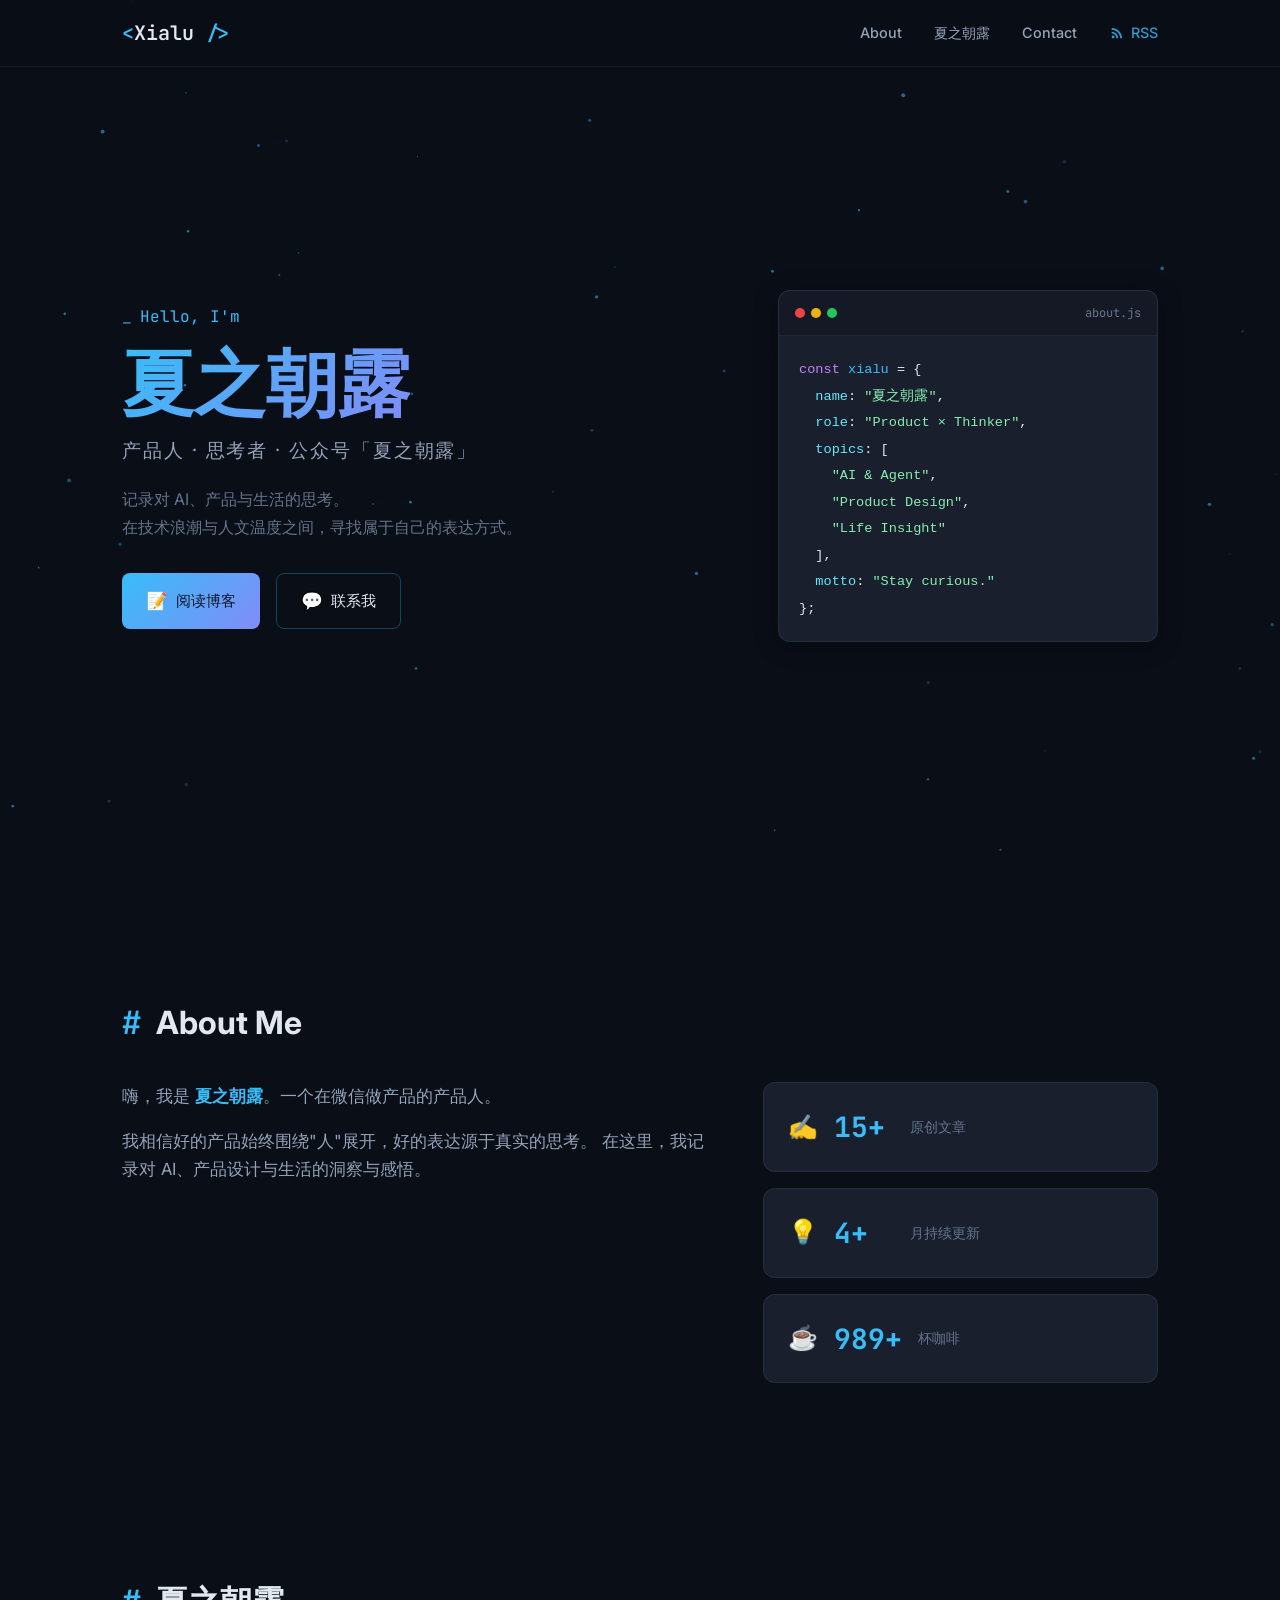
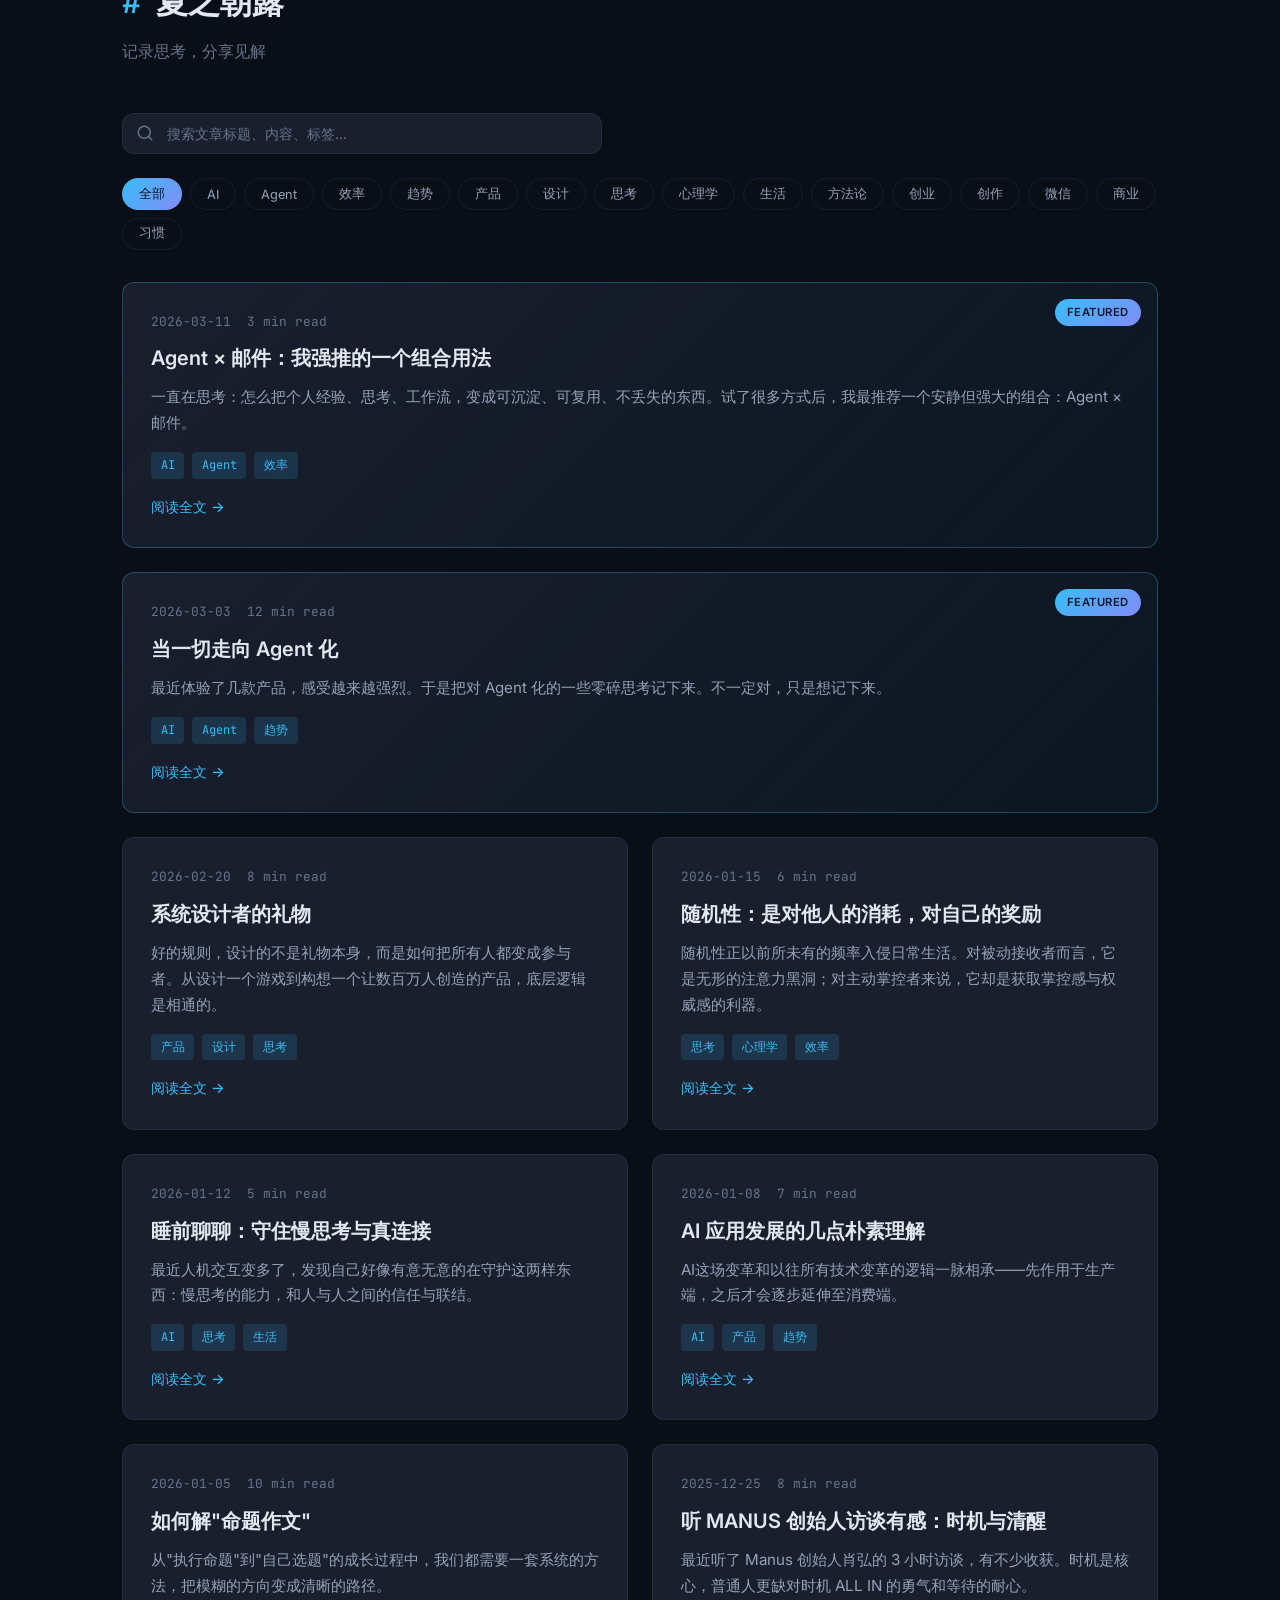
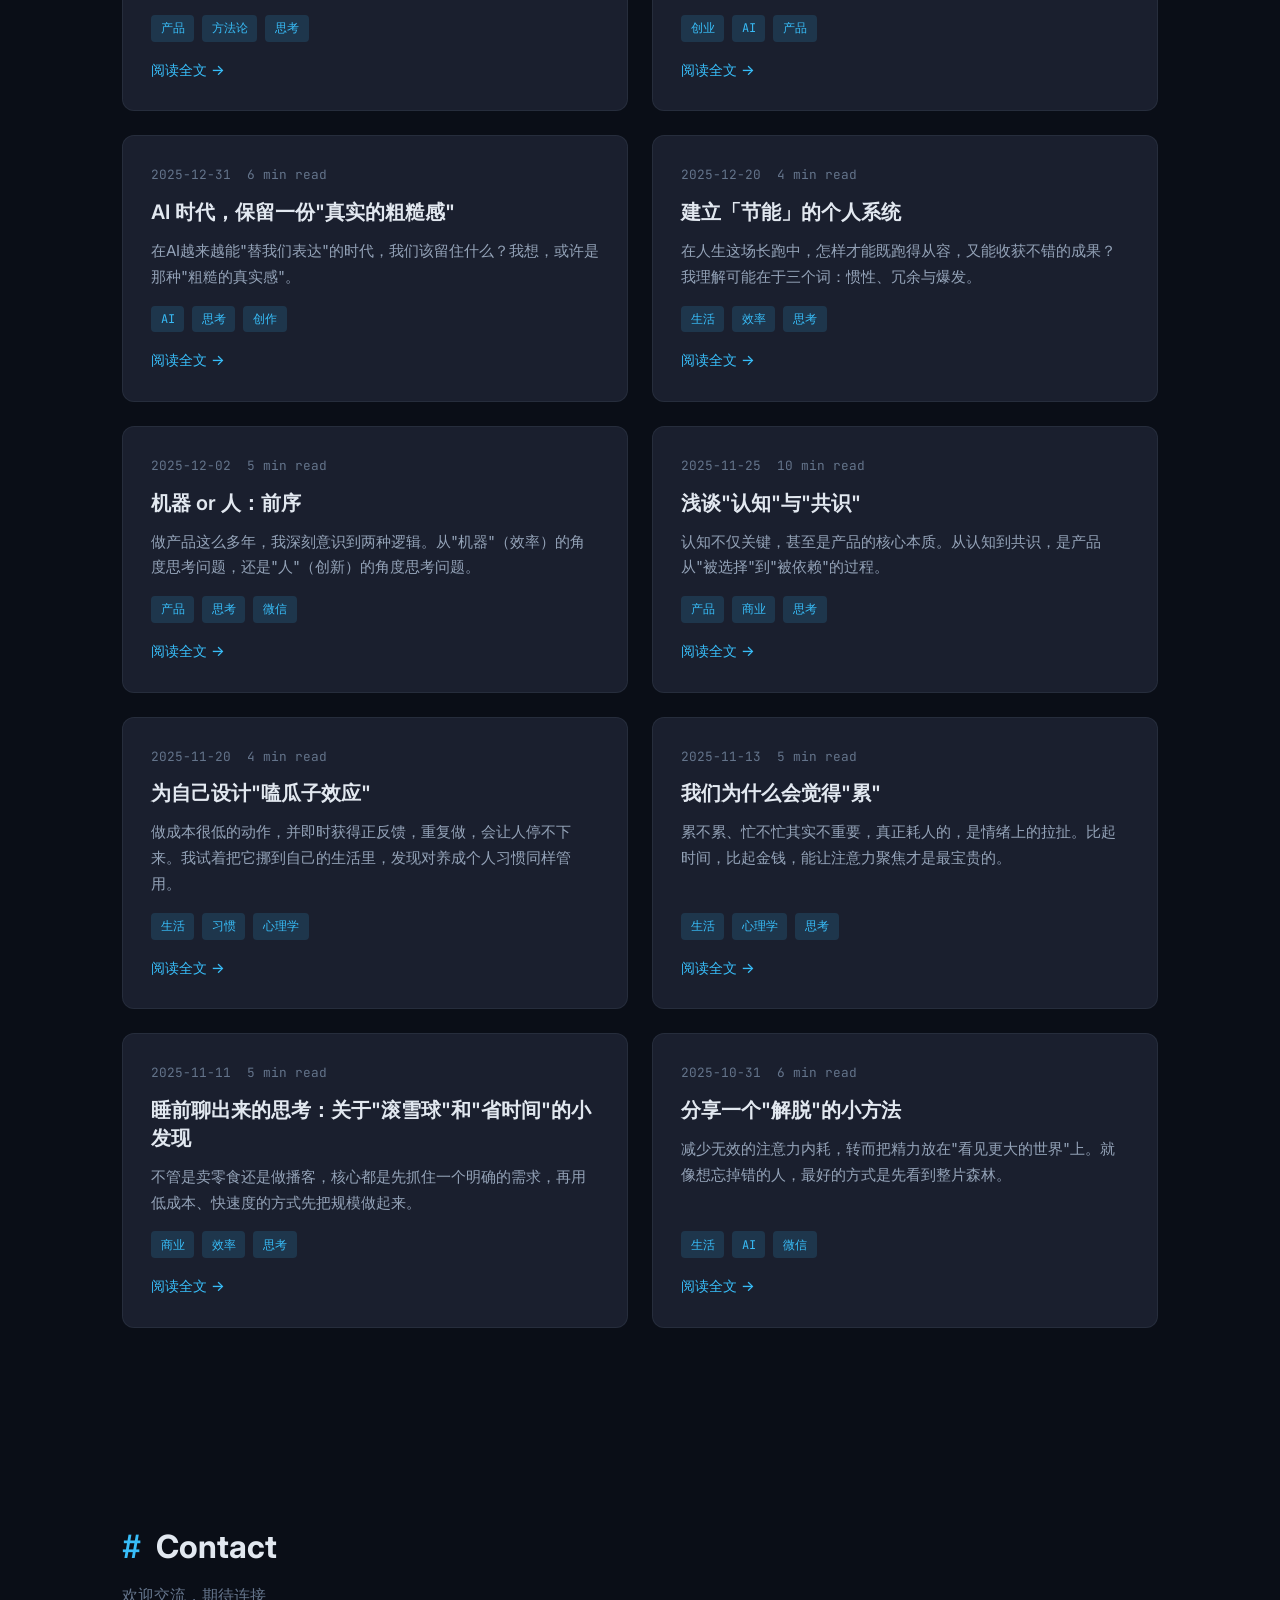
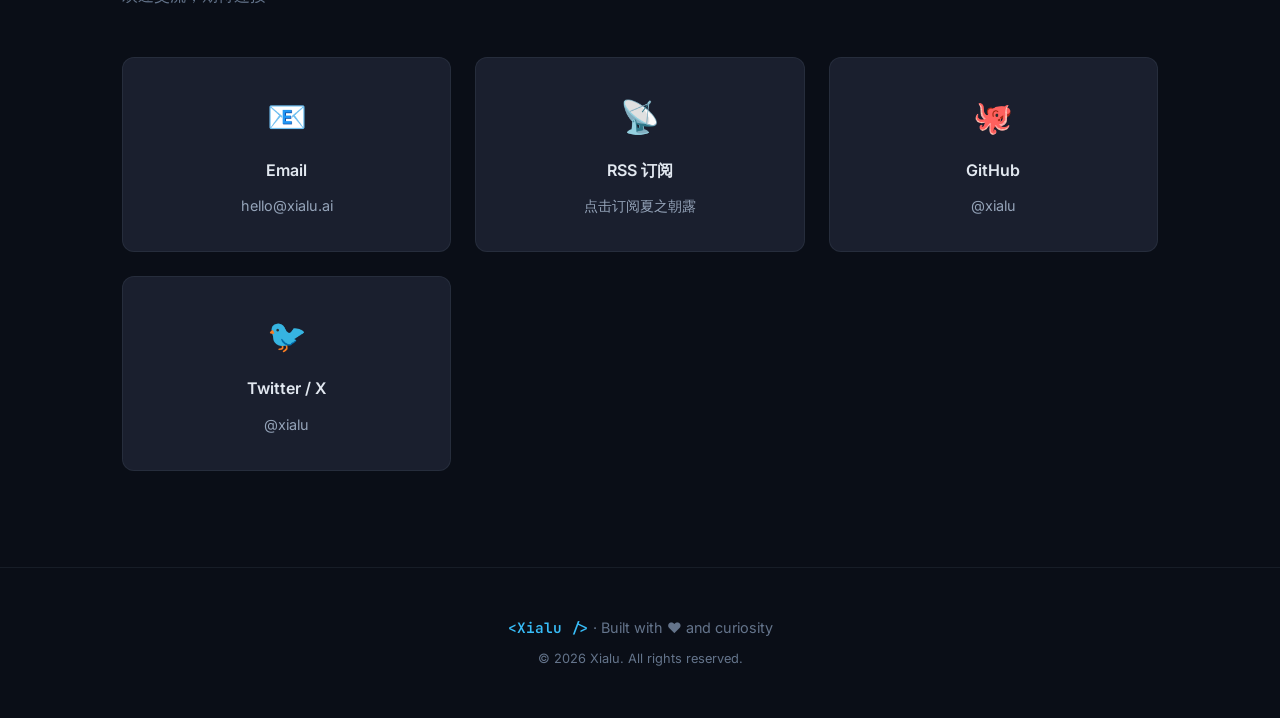
<file: index.html>
<!DOCTYPE html>
<html lang="zh-CN">
<head>
  <meta charset="UTF-8" />
  <meta name="viewport" content="width=device-width, initial-scale=1.0" />
  <title>夏之朝露 · Xialu</title>
  <link rel="alternate" type="application/rss+xml" title="夏之朝露 RSS" href="/feed.xml" />
  <link rel="stylesheet" href="style.css?v=9" />
  <link rel="preconnect" href="https://fonts.googleapis.com" />
  <link rel="preconnect" href="https://fonts.gstatic.com" crossorigin />
  <link href="https://fonts.googleapis.com/css2?family=Inter:wght@300;400;500;600;700&family=JetBrains+Mono:wght@400;500&display=swap" rel="stylesheet" />
</head>
<body>
  <!-- 粒子背景 -->
  <canvas id="particles"></canvas>

  <!-- 导航栏 -->
  <nav class="navbar">
    <div class="nav-container">
      <a href="#" class="nav-logo">
        <span class="logo-bracket">&lt;</span>Xialu<span class="logo-bracket"> /&gt;</span>
      </a>
      <div class="nav-links">
        <a href="#about" class="nav-link">About</a>
        <a href="#blog" class="nav-link">夏之朝露</a>
        <a href="#contact" class="nav-link">Contact</a>
        <a href="#" class="nav-link rss-link" onclick="openRssModal(event)" title="RSS 订阅">
          <svg width="16" height="16" viewBox="0 0 24 24" fill="currentColor" style="vertical-align: middle; margin-right: 4px;">
            <circle cx="6.18" cy="17.82" r="2.18"/>
            <path d="M4 4.44v2.83c7.03 0 12.73 5.7 12.73 12.73h2.83c0-8.59-6.97-15.56-15.56-15.56zm0 5.66v2.83c3.9 0 7.07 3.17 7.07 7.07h2.83c0-5.47-4.43-9.9-9.9-9.9z"/>
          </svg>
          RSS
        </a>
      </div>
      <button class="nav-toggle" aria-label="Toggle menu">
        <span></span>
        <span></span>
        <span></span>
      </button>
    </div>
  </nav>

  <!-- Hero 区域 -->
  <section class="hero" id="hero">
    <div class="hero-content">
      <p class="hero-greeting">
        <span class="typing-cursor">_</span> Hello, I'm
      </p>
      <h1 class="hero-name">
        <span class="gradient-text">夏之朝露</span>
      </h1>
      <p class="hero-tagline">产品人 · 思考者 · 公众号「夏之朝露」</p>
      <p class="hero-desc">
        记录对 AI、产品与生活的思考。<br />
        在技术浪潮与人文温度之间，寻找属于自己的表达方式。
      </p>
      <div class="hero-actions">
        <a href="#blog" class="btn btn-primary">
          <span class="btn-icon">📝</span> 阅读博客
        </a>
        <a href="#contact" class="btn btn-outline">
          <span class="btn-icon">💬</span> 联系我
        </a>
      </div>
    </div>
    <div class="hero-visual">
      <div class="code-window">
        <div class="code-header">
          <span class="dot red"></span>
          <span class="dot yellow"></span>
          <span class="dot green"></span>
          <span class="code-title">about.js</span>
        </div>
        <pre class="code-body"><code><span class="code-keyword">const</span> <span class="code-var">xialu</span> = {
  <span class="code-prop">name</span>: <span class="code-string">"夏之朝露"</span>,
  <span class="code-prop">role</span>: <span class="code-string">"Product × Thinker"</span>,
  <span class="code-prop">topics</span>: [
    <span class="code-string">"AI & Agent"</span>,
    <span class="code-string">"Product Design"</span>,
    <span class="code-string">"Life Insight"</span>
  ],
  <span class="code-prop">motto</span>: <span class="code-string">"Stay curious."</span>
};</code></pre>
      </div>
    </div>
  </section>

  <!-- 关于我 -->
  <section class="section about" id="about">
    <div class="container">
      <h2 class="section-title">
        <span class="title-decorator">#</span> About Me
      </h2>
      <div class="about-grid">
        <div class="about-text">
          <p>
            嗨，我是 <strong>夏之朝露</strong>。一个在微信做产品的产品人。
          </p>
          <p>
            我相信好的产品始终围绕"人"展开，好的表达源于真实的思考。
            在这里，我记录对 AI、产品设计与生活的洞察与感悟。
          </p>
        </div>
        <div class="about-stats">
          <div class="stat-card">
            <div class="stat-icon">✍️</div>
            <div class="stat-number" data-count="16">0</div>
            <div class="stat-label">原创文章</div>
          </div>
          <div class="stat-card">
            <div class="stat-icon">💡</div>
            <div class="stat-number" data-count="5">0</div>
            <div class="stat-label">月持续更新</div>
          </div>
          <div class="stat-card">
            <div class="stat-icon">☕</div>
            <div class="stat-number" data-count="999">0</div>
            <div class="stat-label">杯咖啡</div>
          </div>
        </div>
      </div>
    </div>
  </section>

  <!-- 博客 -->
  <section class="section blog" id="blog">
    <div class="container">
      <h2 class="section-title">
        <span class="title-decorator">#</span> 夏之朝露
      </h2>
      <p class="section-subtitle">记录思考，分享见解</p>

      <!-- 搜索框 -->
      <div class="blog-search" id="blog-search">
        <div class="search-input-wrapper">
          <svg class="search-icon" width="18" height="18" viewBox="0 0 24 24" fill="none" stroke="currentColor" stroke-width="2" stroke-linecap="round" stroke-linejoin="round">
            <circle cx="11" cy="11" r="8"/>
            <line x1="21" y1="21" x2="16.65" y2="16.65"/>
          </svg>
          <input type="text" class="search-input" id="search-input" placeholder="搜索文章标题、内容、标签..." />
          <button class="search-clear" id="search-clear" style="display:none;" onclick="clearSearch()">✕</button>
        </div>
      </div>

      <!-- 标签筛选 -->
      <div class="blog-filters" id="blog-filters"></div>

      <div class="blog-grid" id="blog-grid">
        <!-- 由 JS 动态渲染 -->
      </div>
    </div>
  </section>

  <!-- 文章详情弹窗 -->
  <div class="article-modal" id="article-modal">
    <div class="modal-overlay"></div>
    <div class="modal-content">
      <button class="modal-close" id="modal-close">&times;</button>
      <div class="modal-header">
        <div class="modal-meta">
          <span class="modal-date"></span>
          <span class="modal-read"></span>
        </div>
        <h2 class="modal-title"></h2>
        <div class="modal-tags"></div>
      </div>
      <div class="modal-body"></div>
      <div class="modal-footer">
      </div>
    </div>
  </div>

  <!-- RSS 订阅弹窗 -->
  <div class="rss-modal" id="rss-modal">
    <div class="rss-modal-overlay"></div>
    <div class="rss-modal-content">
      <button class="rss-modal-close" id="rss-modal-close">&times;</button>
      <div class="rss-modal-header">
        <div class="rss-modal-icon">📡</div>
        <h2 class="rss-modal-title">订阅「夏之朝露」</h2>
        <p class="rss-modal-desc">选择你喜欢的方式，第一时间获取新文章</p>
      </div>

      <!-- 邮箱订阅区 -->
      <div class="rss-section">
        <h3 class="rss-section-title">
          <span style="font-size: 18px; margin-right: 6px;">📧</span>
          邮箱订阅
        </h3>
        <p class="rss-section-hint">留下邮箱，新文章发布时自动发送到你的邮箱</p>
        <div class="rss-email-row">
          <input type="email" class="rss-email-input" id="rss-email" placeholder="your@email.com" />
          <button class="rss-subscribe-btn" id="rss-subscribe-btn" onclick="subscribeEmail()">
            <span id="rss-subscribe-text">订阅</span>
          </button>
        </div>
        <p class="rss-email-status" id="rss-email-status"></p>
      </div>

      <!-- RSS 链接区 -->
      <div class="rss-section">
        <h3 class="rss-section-title">
          <svg width="18" height="18" viewBox="0 0 24 24" fill="var(--accent)" style="vertical-align: middle; margin-right: 6px;">
            <circle cx="6.18" cy="17.82" r="2.18"/>
            <path d="M4 4.44v2.83c7.03 0 12.73 5.7 12.73 12.73h2.83c0-8.59-6.97-15.56-15.56-15.56zm0 5.66v2.83c3.9 0 7.07 3.17 7.07 7.07h2.83c0-5.47-4.43-9.9-9.9-9.9z"/>
          </svg>
          RSS 订阅
        </h3>
        <p class="rss-section-hint">复制下方链接，粘贴到你的 RSS 阅读器中（如 Feedly、Inoreader 等）</p>
        <div class="rss-copy-row">
          <input type="text" class="rss-url-input" id="rss-url" value="https://www.dewai.info/feed.xml" readonly />
          <button class="rss-copy-btn" id="rss-copy-btn" onclick="copyRssUrl()">
            <span id="rss-copy-text">复制</span>
          </button>
        </div>
      </div>
    </div>
  </div>

  <!-- 联系 -->
  <section class="section contact" id="contact">
    <div class="container">
      <h2 class="section-title">
        <span class="title-decorator">#</span> Contact
      </h2>
      <p class="section-subtitle">欢迎交流，期待连接</p>
      <div class="contact-content">
        <div class="contact-card">
          <div class="contact-icon">📧</div>
          <h3>Email</h3>
          <a href="mailto:hello@xialu.ai">hello@xialu.ai</a>
        </div>
        <div class="contact-card" style="cursor:pointer;" onclick="openRssModal(event)">
          <div class="contact-icon">📡</div>
          <h3>RSS 订阅</h3>
          <span style="color: var(--text-secondary); font-size: 0.9rem;">点击订阅夏之朝露</span>
        </div>
        <div class="contact-card">
          <div class="contact-icon">🐙</div>
          <h3>GitHub</h3>
          <a href="https://github.com/xialu" target="_blank">@xialu</a>
        </div>
        <div class="contact-card">
          <div class="contact-icon">🐦</div>
          <h3>Twitter / X</h3>
          <a href="https://x.com/xialu" target="_blank">@xialu</a>
        </div>
      </div>
    </div>
  </section>

  <!-- 页脚 -->
  <footer class="footer">
    <div class="container">
      <p>
        <span class="footer-logo">&lt;Xialu /&gt;</span>
        · Built with ❤️ and curiosity
      </p>
      <p class="footer-copy">&copy; 2026 Xialu. All rights reserved.</p>
    </div>
  </footer>

  <script src="articles.js?v=9"></script>
  <script src="script.js?v=9"></script>
</body>
</html>
</file>
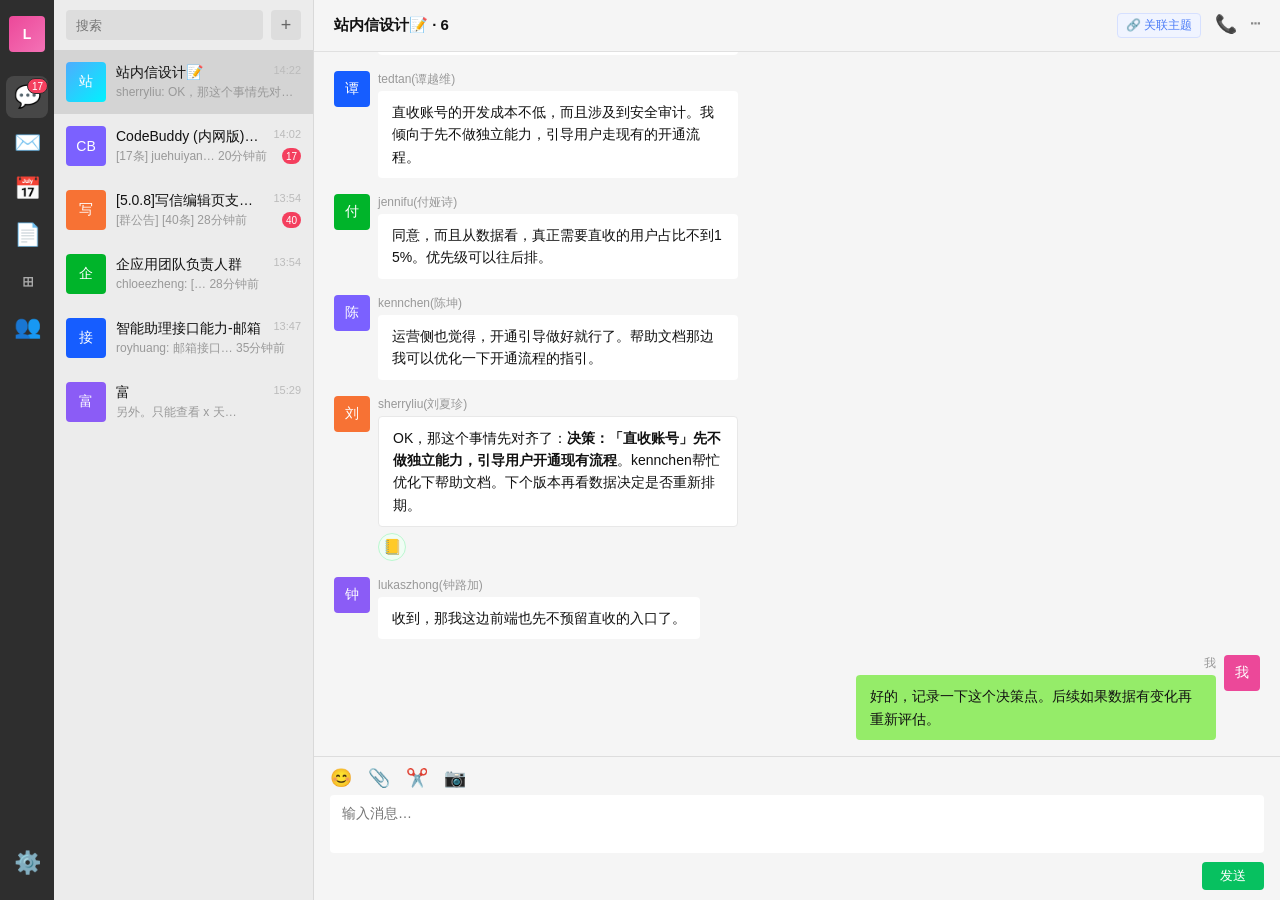
<file: message-to-topic.html>
<!DOCTYPE html>
<html lang="zh-CN">
<head>
<meta charset="UTF-8">
<meta name="viewport" content="width=device-width, initial-scale=1.0">
<title>消息沉淀至主题帖</title>
<style>
* { margin: 0; padding: 0; box-sizing: border-box; }
body {
  font-family: -apple-system, BlinkMacSystemFont, "PingFang SC", "Microsoft YaHei", sans-serif;
  background: #f0f2f5; color: #1d2129; font-size: 14px; height: 100vh; overflow: hidden;
}

/* ========== 企微主布局 ========== */
.wecom-app { display: flex; height: 100vh; }

/* ========== 最左侧图标导航栏 ========== */
.side-nav {
  width: 54px; background: #2e2e2e; display: flex; flex-direction: column;
  align-items: center; padding: 16px 0; gap: 4px; flex-shrink: 0;
}
.nav-avatar {
  width: 36px; height: 36px; border-radius: 4px; background: linear-gradient(135deg, #ec4899, #f472b6);
  display: flex; align-items: center; justify-content: center;
  color: #fff; font-size: 14px; font-weight: 600; margin-bottom: 20px; cursor: pointer;
}
.nav-icon {
  width: 42px; height: 42px; border-radius: 8px; display: flex; align-items: center;
  justify-content: center; font-size: 22px; cursor: pointer; position: relative;
  transition: background 0.15s;
  color: #aaa;
}
.nav-icon:hover { background: rgba(255,255,255,0.08); }
.nav-icon.active { background: rgba(255,255,255,0.12); color: #fff; }
.nav-icon .badge {
  position: absolute; top: 4px; right: 4px; width: 8px; height: 8px;
  background: #f43f5e; border-radius: 50%; border: 1.5px solid #2e2e2e;
}
.nav-icon .badge-num {
  position: absolute; top: 2px; right: 0px; min-width: 16px; height: 16px;
  background: #f43f5e; border-radius: 8px; border: 1.5px solid #2e2e2e;
  font-size: 10px; color: #fff; display: flex; align-items: center; justify-content: center;
  padding: 0 4px; font-weight: 500;
}
.nav-spacer { flex: 1; }
.nav-bottom-icons { display: flex; flex-direction: column; gap: 4px; align-items: center; }

/* ========== 会话列表 ========== */
.session-list {
  width: 260px; background: #ececec; border-right: 1px solid #d9d9d9;
  display: flex; flex-direction: column; flex-shrink: 0;
}
.session-search {
  padding: 10px 12px; display: flex; gap: 8px; align-items: center;
}
.session-search input {
  flex: 1; height: 30px; border: none; background: #ddd; border-radius: 4px;
  padding: 0 10px; font-size: 13px; outline: none; color: #333;
}
.session-search .add-btn {
  width: 30px; height: 30px; background: #ddd; border-radius: 4px;
  display: flex; align-items: center; justify-content: center;
  font-size: 18px; color: #666; cursor: pointer;
}
.session-items { flex: 1; overflow-y: auto; }
.session-item {
  display: flex; align-items: center; gap: 10px; padding: 12px 12px;
  cursor: pointer; transition: background 0.1s; position: relative;
}
.session-item:hover { background: #e0e0e0; }
.session-item.active { background: #d4d4d4; }
.session-item .s-avatar {
  width: 40px; height: 40px; border-radius: 4px; flex-shrink: 0;
  display: flex; align-items: center; justify-content: center;
  color: #fff; font-size: 14px; font-weight: 500;
}
.session-item .s-info { flex: 1; min-width: 0; }
.session-item .s-name { font-size: 14px; color: #111; font-weight: 500; white-space: nowrap; overflow: hidden; text-overflow: ellipsis; }
.session-item .s-preview { font-size: 12px; color: #999; white-space: nowrap; overflow: hidden; text-overflow: ellipsis; margin-top: 2px; }
.session-item .s-time { font-size: 11px; color: #bbb; position: absolute; right: 12px; top: 14px; }
.session-item .s-unread {
  position: absolute; right: 12px; bottom: 14px; min-width: 16px; height: 16px;
  background: #f43f5e; border-radius: 8px; font-size: 10px; color: #fff;
  display: flex; align-items: center; justify-content: center; padding: 0 4px;
}

/* ========== 右侧主内容区 ========== */
.main-content { flex: 1; display: flex; flex-direction: column; background: #f5f5f5; overflow: hidden; }

/* --- 消息Tab内容 --- */
.tab-content { display: none; flex-direction: column; height: 100%; }
.tab-content.active { display: flex; }

/* 聊天头部 */
.chat-header {
  height: 52px; background: #f5f5f5; display: flex; align-items: center;
  padding: 0 20px; border-bottom: 1px solid #e0e0e0; gap: 10px;
}
.chat-header .group-name { font-size: 15px; font-weight: 600; color: #111; flex: 1; }
.chat-header .header-actions { display: flex; gap: 14px; }
.chat-header .header-actions span { font-size: 18px; color: #888; cursor: pointer; }
.related-topic-btn {
  font-size: 12px !important; color: #4a7bf7 !important;
  background: #f0f4ff; border: 1px solid #d6e0ff; border-radius: 4px;
  padding: 3px 8px; white-space: nowrap;
  transition: all 0.2s;
}
.related-topic-btn:hover {
  background: #e0e9ff; border-color: #4a7bf7;
}

/* 聊天消息区 */
.chat-messages { flex: 1; overflow-y: auto; padding: 16px 20px; display: flex; flex-direction: column; gap: 16px; background: #f5f5f5; }
.sys-msg { text-align: center; font-size: 12px; color: #b0b0b0; padding: 4px 0; }

/* 消息气泡 */
.msg { display: flex; gap: 8px; align-items: flex-start; }
.msg.self { flex-direction: row-reverse; }
.msg .avatar {
  width: 36px; height: 36px; border-radius: 4px; flex-shrink: 0;
  display: flex; align-items: center; justify-content: center;
  color: #fff; font-size: 14px; font-weight: 500;
}
.msg .bubble-wrap { max-width: 360px; }
.msg .sender { font-size: 12px; color: #999; margin-bottom: 3px; }
.msg.self .sender { text-align: right; }
.msg .bubble {
  padding: 10px 14px; border-radius: 4px; font-size: 14px; line-height: 1.6;
  word-break: break-all; position: relative;
}
.msg .bubble { background: #fff; color: #111; }
.msg.self .bubble { background: #95ec69; color: #111; }

/* 结论气泡 */
.msg .bubble.conclusion-bubble { background: #fff; border: 1px solid #e8e8e8; }

/* ========== 存入记忆库 icon 按钮 ========== */
.memory-tip {
  display: inline-flex; align-items: center; gap: 0;
  margin-top: 6px;
  cursor: pointer; transition: all 0.3s ease;
  opacity: 0; transform: translateY(6px);
  animation: tipSlideIn 0.4s ease forwards 0.3s;
}
.memory-tip .tip-icon-btn {
  width: 28px; height: 28px;
  display: flex; align-items: center; justify-content: center;
  background: #f0fdf4; border: 1px solid #bbf7d0; border-radius: 50%;
  font-size: 15px; transition: all 0.2s;
}
.memory-tip .tip-icon-btn:hover {
  background: #dcfce7; border-color: #86efac;
  box-shadow: 0 1px 4px rgba(34,197,94,0.15);
  transform: scale(1.1);
}
@keyframes tipSlideIn {
  to { opacity: 1; transform: translateY(0); }
}
.memory-tip.saved {
  gap: 6px; pointer-events: auto; cursor: default;
}
.memory-tip.saved .tip-icon-btn {
  background: #dcfce7; border-color: #86efac;
  pointer-events: none;
}
.memory-tip.saved .tip-saved-text {
  font-size: 12px; color: #6b7280;
  opacity: 0; animation: textFadeIn 0.3s ease forwards;
}
.memory-tip.saved .tip-link {
  color: #4a7bf7; cursor: pointer; text-decoration: none; font-size: 12px;
  opacity: 0; animation: textFadeIn 0.3s ease 0.1s forwards;
}
.memory-tip.saved .tip-link:hover { text-decoration: underline; }
@keyframes textFadeIn {
  to { opacity: 1; }
}

/* 聊天底部输入框 */
.chat-input-bar { padding: 10px 16px; background: #f5f5f5; border-top: 1px solid #ddd; }
.chat-input-toolbar { display: flex; gap: 16px; margin-bottom: 6px; }
.chat-input-toolbar span { font-size: 18px; color: #888; cursor: pointer; }
.chat-input-textarea {
  width: 100%; min-height: 56px; border: none; background: #fff;
  border-radius: 4px; padding: 8px 12px; font-size: 14px; resize: none;
  outline: none; font-family: inherit; line-height: 1.5;
}
.chat-input-footer { display: flex; justify-content: flex-end; margin-top: 6px; }
.chat-send-btn {
  padding: 5px 18px; background: #07c160; color: #fff; border: none;
  border-radius: 4px; font-size: 13px; cursor: pointer;
}

/* ========== 邮件Tab：主题帖详情 ========== */
.mail-header {
  padding: 18px 24px 14px; border-bottom: 1px solid #e5e6eb; background: #fff;
}
.mail-title-row { display: flex; align-items: flex-start; justify-content: space-between; margin-bottom: 8px; }
.mail-title { font-size: 17px; font-weight: 600; color: #1d2129; line-height: 1.4; }
.mail-follow-btn {
  padding: 3px 12px; border: 1px solid #165dff; border-radius: 14px;
  font-size: 12px; color: #165dff; cursor: pointer; background: #e8f3ff; white-space: nowrap;
}
.mail-tags { display: flex; align-items: center; gap: 8px; flex-wrap: wrap; font-size: 12px; color: #86909c; }
.mail-tag { padding: 2px 8px; border-radius: 4px; font-size: 11px; font-weight: 500; }
.tag-dept { background: #e8f3ff; color: #165dff; }
.tag-type { background: #f3f0ff; color: #7b61ff; }
.mail-participants { display: flex; align-items: center; gap: 1px; margin-left: 6px; }
.mail-participants .p-avatar {
  width: 22px; height: 22px; border-radius: 50%; display: flex; align-items: center;
  justify-content: center; color: #fff; font-size: 9px; font-weight: 500;
  border: 2px solid #fff; margin-left: -5px;
}
.mail-participants .p-avatar:first-child { margin-left: 0; }

/* AI 周总结 */
.ai-summary {
  margin: 14px 24px 0; background: linear-gradient(135deg, #fafbff, #f0f4ff);
  border: 1px solid #e0e7ff; border-radius: 10px; overflow: hidden;
}
.ai-summary-header {
  display: flex; align-items: center; gap: 8px; padding: 12px 14px;
  cursor: pointer; user-select: none;
}
.ai-summary-header:hover { background: rgba(99,102,241,0.03); }
.ai-summary-icon {
  width: 26px; height: 26px; border-radius: 7px;
  background: linear-gradient(135deg, #818cf8, #6366f1);
  display: flex; align-items: center; justify-content: center;
  font-size: 13px; color: #fff;
}
.ai-summary-title { font-size: 13px; font-weight: 600; color: #4338ca; flex: 1; }
.ai-summary-badge {
  font-size: 10px; padding: 2px 7px; background: #fef3c7; color: #d97706;
  border-radius: 10px; font-weight: 500;
}
.ai-summary-arrow { font-size: 11px; color: #a5b4fc; transition: transform 0.2s; display: inline-block; }
.ai-summary-arrow.collapsed { transform: rotate(-90deg); }
.ai-summary-body { padding: 0 14px 14px; overflow: hidden; transition: max-height 0.3s ease, padding 0.3s ease; }
.ai-summary-body.collapsed { max-height: 0 !important; padding: 0 14px; }
.summary-section { margin-bottom: 12px; }
.summary-section:last-child { margin-bottom: 0; }
.summary-label { font-size: 12px; font-weight: 600; color: #6366f1; margin-bottom: 5px; display: flex; align-items: center; gap: 4px; }
.summary-content { font-size: 13px; color: #475569; line-height: 1.7; }
.summary-decision {
  background: #fff; border: 1px solid #e2e8f0; border-radius: 8px;
  padding: 10px 12px; margin-bottom: 6px;
}
.decision-header { display: flex; align-items: center; gap: 5px; margin-bottom: 3px; }
.decision-dot { width: 7px; height: 7px; border-radius: 50%; }
.decision-dot.red { background: #f43f5e; }
.decision-dot.blue { background: #3b82f6; }
.decision-title { font-size: 12px; font-weight: 600; color: #1e293b; }
.decision-body { font-size: 12px; color: #64748b; line-height: 1.5; padding-left: 12px; }
.decision-relation {
  display: flex; align-items: flex-start; gap: 5px;
  margin-top: 5px; padding: 5px 8px; background: #fffbeb; border-radius: 5px;
  font-size: 11px; color: #b45309; line-height: 1.4;
}

/* 事件脉络 */
.milestone-section {
  margin: 10px 24px 0; background: #fafbfc; border: 1px solid #f2f3f5;
  border-radius: 10px; overflow: hidden;
}
.milestone-header {
  display: flex; align-items: center; gap: 7px; padding: 10px 14px;
  cursor: pointer; user-select: none;
}
.milestone-header:hover { background: #f2f3f5; }
.milestone-title { font-size: 13px; font-weight: 500; color: #4e5969; flex: 1; }
.milestone-arrow { font-size: 11px; color: #86909c; transition: transform 0.2s; }
.milestone-arrow.collapsed { transform: rotate(-90deg); }
.milestone-body { padding: 0 14px 14px; overflow: hidden; transition: max-height 0.3s ease; }
.milestone-body.collapsed { max-height: 0 !important; padding: 0 14px; }
.milestone-track { display: flex; align-items: flex-start; position: relative; padding: 4px 0 0; }
.milestone-node { display: flex; flex-direction: column; align-items: center; flex: 1; position: relative; min-width: 0; }
.milestone-dot {
  width: 12px; height: 12px; border-radius: 50%; border: 2.5px solid #c9cdd4;
  background: #fff; position: relative; z-index: 2; flex-shrink: 0;
}
.milestone-dot.done { border-color: #00b42a; background: #00b42a; }
.milestone-dot.active { border-color: #165dff; background: #165dff; }
.milestone-line {
  position: absolute; top: 6px; left: 50%; right: -50%; height: 2px;
  background: #e5e6eb; z-index: 1;
}
.milestone-line.done { background: #00b42a; }
.milestone-line.active { background: #165dff; }
.milestone-node:last-child .milestone-line { display: none; }
.milestone-label { margin-top: 6px; font-size: 10px; color: #86909c; text-align: center; line-height: 1.3; }
.milestone-label.done { color: #00b42a; }
.milestone-label.active { color: #165dff; font-weight: 600; }
.milestone-date { font-size: 9px; color: #c9cdd4; margin-top: 1px; }
.milestone-node.new-node { animation: nodeAppear 0.5s cubic-bezier(0.34,1.56,0.64,1) both; }
@keyframes nodeAppear { from { opacity:0; transform:scale(0.5) translateY(8px); } to { opacity:1; transform:scale(1) translateY(0); } }
.milestone-dot.new-pulse { animation: dotPulse 1.5s ease-in-out infinite; }
@keyframes dotPulse { 0%,100%{box-shadow:0 0 0 0 rgba(139,92,246,0.4);} 50%{box-shadow:0 0 0 6px rgba(139,92,246,0);} }

/* 时间轴 */
.mail-body { flex: 1; overflow-y: auto; padding: 0; }
.timeline-section { padding: 0 24px 0 0; }
.timeline-replies-header {
  padding: 14px 0 10px 24px; font-size: 13px; font-weight: 500; color: #1d2129;
  border-bottom: 1px solid #f2f3f5; display: flex; align-items: center;
  justify-content: space-between; padding-right: 24px;
}
.timeline-container { position: relative; padding-left: 24px; }
.timeline-rail {
  position: absolute; left: 43px; top: 0; bottom: 0; width: 2px;
  background: #e5e6eb;
}
.tl-phase { position: relative; padding: 16px 0 6px 40px; }
.tl-phase-dot {
  position: absolute; left: 10px; top: 18px; width: 22px; height: 22px; border-radius: 50%;
  display: flex; align-items: center; justify-content: center; font-size: 11px; z-index: 3;
}
.tl-phase-dot.initiate { background: #f3f0ff; }
.tl-phase-dot.discuss { background: #fff0e5; }
.tl-phase-dot.decide { background: #e8ffea; }
.tl-phase-content { display: flex; align-items: center; gap: 10px; }
.tl-phase-label { font-size: 13px; font-weight: 600; color: #1d2129; }
.tl-phase-sub { font-size: 12px; color: #86909c; }
.tl-phase-line { flex: 1; height: 1px; background: #e5e6eb; }

.tl-node { position: relative; padding: 0 24px 0 40px; margin-bottom: 0; }
.tl-node:last-child { margin-bottom: 20px; }
.tl-dot {
  position: absolute; left: 16px; top: 18px; width: 10px; height: 10px;
  border-radius: 50%; background: #c9cdd4; border: 2px solid #fff;
  box-shadow: 0 0 0 2px #e5e6eb; z-index: 2;
}
.tl-dot.author { background: #165dff; box-shadow: 0 0 0 2px #bedaff; }
.tl-dot.tech { background: #00b42a; box-shadow: 0 0 0 2px #b9f0c8; }
.tl-dot.decision {
  background: #fff; border: 3px solid #f53f3f; box-shadow: 0 0 0 3px #ffdbdb;
  width: 14px; height: 14px; left: 14px; top: 16px;
}

.tl-date-marker { position: relative; padding: 14px 0 6px 40px; }
.tl-date-marker .tl-date-dot {
  position: absolute; left: 13px; top: 18px; width: 14px; height: 14px;
  border-radius: 50%; background: #f2f3f5; border: 2px solid #e5e6eb; z-index: 2;
  display: flex; align-items: center; justify-content: center; font-size: 7px; color: #86909c;
}
.tl-date-text { font-size: 12px; color: #c9cdd4; font-weight: 500; }

.tl-card {
  background: #fff; border: 1px solid #f2f3f5; border-radius: 8px;
  padding: 14px; margin: 5px 0; transition: all 0.15s;
  box-shadow: 0 1px 2px rgba(0,0,0,0.03);
}
.tl-card:hover { border-color: #e5e6eb; box-shadow: 0 2px 6px rgba(0,0,0,0.05); }
.tl-card.card-decision { border-left: 3px solid #f53f3f; background: #fffbfa; }
.tl-card.card-initiate { border-left: 3px solid #7b61ff; background: #faf8ff; }
.tl-card-header { display: flex; align-items: center; gap: 8px; margin-bottom: 8px; }
.tl-card-avatar {
  width: 30px; height: 30px; border-radius: 50%; display: flex; align-items: center;
  justify-content: center; color: #fff; font-size: 12px; font-weight: 500; flex-shrink: 0;
}
.tl-card-name { font-size: 13px; font-weight: 600; color: #1d2129; }
.tl-card-role { font-size: 11px; color: #86909c; }
.tl-card-time { margin-left: auto; font-size: 11px; color: #c9cdd4; white-space: nowrap; }
.contrib-tag {
  display: inline-flex; align-items: center; gap: 3px;
  padding: 2px 7px; border-radius: 3px; font-size: 11px; font-weight: 500; margin-bottom: 6px;
}
.contrib-initiate { background: #f3f0ff; color: #7b61ff; }
.contrib-tech { background: #e8ffea; color: #00b42a; }
.contrib-biz { background: #fff0e5; color: #f77234; }
.contrib-decision { background: #ffe8e8; color: #f53f3f; }
.tl-card-content { font-size: 13px; line-height: 1.7; color: #4e5969; }
.tl-card-content p { margin-bottom: 6px; }
.tl-card-content .highlight { background: #fffce8; padding: 1px 3px; border-radius: 2px; }
.tl-card-content ul { padding-left: 18px; margin: 4px 0; }
.tl-card-content li { margin-bottom: 2px; }
.tl-card-actions {
  display: flex; gap: 14px; margin-top: 8px; padding-top: 7px; border-top: 1px solid #f7f8fa;
}
.tl-action { font-size: 12px; color: #c9cdd4; cursor: pointer; display: flex; align-items: center; gap: 3px; }
.tl-action:hover { color: #165dff; }
.decision-banner {
  display: flex; align-items: center; gap: 6px; padding: 6px 10px;
  background: #fff5f5; border-radius: 5px; margin-bottom: 8px;
  font-size: 12px; font-weight: 500; color: #f53f3f;
}

/* 新沉淀卡片 */
.tl-card.card-new-sedimented {
  border-left: 3px solid #8b5cf6; background: linear-gradient(135deg, #faf5ff, #f5f3ff);
  opacity: 0; transform: translateY(16px);
}
.tl-card.card-new-sedimented.animate-in {
  animation: cardSlideIn 0.5s cubic-bezier(0.34,1.56,0.64,1) forwards;
}
@keyframes cardSlideIn { to { opacity:1; transform:translateY(0); } }
.sedimented-badge {
  display: inline-flex; align-items: center; gap: 3px;
  padding: 2px 8px; background: linear-gradient(135deg, #ede9fe, #ddd6fe);
  color: #7c3aed; font-size: 11px; font-weight: 600; border-radius: 8px;
  margin-bottom: 6px;
}
.new-glow { position: relative; }
.new-glow::after {
  content: ''; position: absolute; inset: -2px; border-radius: 10px;
  background: linear-gradient(135deg, #c4b5fd, #a78bfa, #8b5cf6);
  z-index: -1; opacity: 0; animation: glowPulse 2s ease-in-out 3;
}
@keyframes glowPulse { 0%,100%{opacity:0;} 50%{opacity:0.25;} }

/* 邮件Tab红点 */
.nav-icon .mail-new-dot {
  position: absolute; top: 4px; right: 4px; width: 8px; height: 8px;
  background: #f43f5e; border-radius: 50%; border: 1.5px solid #2e2e2e;
  display: none;
  animation: newDotPop 0.3s cubic-bezier(0.34,1.56,0.64,1);
}
@keyframes newDotPop { from { transform: scale(0); } to { transform: scale(1); } }

/* Toast */
.toast {
  position: fixed; top: 20px; left: 50%; transform: translateX(-50%) translateY(-80px);
  background: #1e293b; color: #fff; padding: 10px 20px; border-radius: 8px;
  font-size: 13px; z-index: 2000; transition: transform 0.3s cubic-bezier(0.34,1.56,0.64,1);
  box-shadow: 0 6px 20px rgba(0,0,0,0.15); display: flex; align-items: center; gap: 6px;
}
.toast.show { transform: translateX(-50%) translateY(0); }

/* 重新体验按钮 */
.replay-btn {
  position: fixed; bottom: 24px; right: 24px; z-index: 999;
  padding: 8px 16px; border: none; border-radius: 20px;
  background: linear-gradient(135deg, #6366f1, #8b5cf6);
  color: #fff; font-size: 13px; font-weight: 500;
  cursor: pointer; box-shadow: 0 3px 12px rgba(99,102,241,0.3);
  display: flex; align-items: center; gap: 6px;
  transition: all 0.2s ease;
  opacity: 0; pointer-events: none; transform: translateY(8px);
}
.replay-btn.visible { opacity: 1; pointer-events: auto; transform: translateY(0); }
.replay-btn:hover { box-shadow: 0 5px 20px rgba(99,102,241,0.4); transform: translateY(-2px); }

/* 滚动条 */
::-webkit-scrollbar { width: 5px; }
::-webkit-scrollbar-track { background: transparent; }
::-webkit-scrollbar-thumb { background: #e5e6eb; border-radius: 3px; }
::-webkit-scrollbar-thumb:hover { background: #c9cdd4; }
</style>
</head>
<body>

<div class="wecom-app">

  <!-- ========== 最左侧图标导航 ========== -->
  <div class="side-nav">
    <div class="nav-avatar">L</div>

    <div class="nav-icon active" id="navChat" onclick="switchTab('chat')" title="消息">
      💬
      <div class="badge-num">17</div>
    </div>
    <div class="nav-icon" id="navMail" onclick="switchTab('mail')" title="邮件">
      ✉️
      <div class="mail-new-dot" id="mailNewDot"></div>
    </div>
    <div class="nav-icon" title="日程">📅</div>
    <div class="nav-icon" title="文档">📄</div>
    <div class="nav-icon" title="工作台">⊞</div>
    <div class="nav-icon" title="通讯录">👥</div>

    <div class="nav-spacer"></div>
    <div class="nav-bottom-icons">
      <div class="nav-icon" title="设置">⚙️</div>
    </div>
  </div>

  <!-- ========== 会话列表 ========== -->
  <div class="session-list" id="sessionList">
    <!-- 消息Tab的会话列表 -->
    <div id="chatSessions">
      <div class="session-search">
        <input type="text" placeholder="搜索" />
        <div class="add-btn">+</div>
      </div>
      <div class="session-items">
        <div class="session-item active">
          <div class="s-avatar" style="background:linear-gradient(135deg,#4facfe,#00f2fe);">站</div>
          <div class="s-info">
            <div class="s-name">站内信设计📝</div>
            <div class="s-preview">sherryliu: OK，那这个事情先对齐了…</div>
          </div>
          <div class="s-time">14:22</div>
        </div>
        <div class="session-item">
          <div class="s-avatar" style="background:#7b61ff;">CB</div>
          <div class="s-info">
            <div class="s-name">CodeBuddy (内网版)…</div>
            <div class="s-preview">[17条] juehuiyan… 20分钟前</div>
          </div>
          <div class="s-time">14:02</div>
          <div class="s-unread">17</div>
        </div>
        <div class="session-item">
          <div class="s-avatar" style="background:#f77234;">写</div>
          <div class="s-info">
            <div class="s-name">[5.0.8]写信编辑页支…</div>
            <div class="s-preview">[群公告] [40条] 28分钟前</div>
          </div>
          <div class="s-time">13:54</div>
          <div class="s-unread">40</div>
        </div>
        <div class="session-item">
          <div class="s-avatar" style="background:#00b42a;">企</div>
          <div class="s-info">
            <div class="s-name">企应用团队负责人群</div>
            <div class="s-preview">chloeezheng: [… 28分钟前</div>
          </div>
          <div class="s-time">13:54</div>
        </div>
        <div class="session-item">
          <div class="s-avatar" style="background:#165dff;">接</div>
          <div class="s-info">
            <div class="s-name">智能助理接口能力-邮箱</div>
            <div class="s-preview">royhuang: 邮箱接口… 35分钟前</div>
          </div>
          <div class="s-time">13:47</div>
        </div>
        <div class="session-item">
          <div class="s-avatar" style="background:#8b5cf6;">富</div>
          <div class="s-info">
            <div class="s-name">富</div>
            <div class="s-preview">另外。只能查看 x 天…</div>
          </div>
          <div class="s-time">15:29</div>
        </div>
      </div>
    </div>

    <!-- 邮件Tab的邮件列表（初始隐藏） -->
    <div id="mailSessions" style="display:none;">
      <div class="session-search">
        <input type="text" placeholder="搜索邮件" />
        <div class="add-btn">✏️</div>
      </div>
      <div class="session-items">
        <div class="session-item active" onclick="showTopicMail()">
          <div class="s-avatar" style="background:linear-gradient(135deg,#818cf8,#6366f1);">📋</div>
          <div class="s-info">
            <div class="s-name">企微邮箱MCP能力梳理&联动场景</div>
            <div class="s-preview" id="mailPreview">lukaszhong: 前端POC已完成…</div>
          </div>
          <div class="s-time" id="mailTime">09:30</div>
          <div class="s-unread" id="mailUnread" style="display:none;">新</div>
        </div>
        <div class="session-item">
          <div class="s-avatar" style="background:#f77234;">📧</div>
          <div class="s-info">
            <div class="s-name">站内信设计-账号体系讨论</div>
            <div class="s-preview">kennchen: 方案已更新到文档…</div>
          </div>
          <div class="s-time">昨天</div>
        </div>
        <div class="session-item">
          <div class="s-avatar" style="background:#00b42a;">📧</div>
          <div class="s-info">
            <div class="s-name">Q2 OKR 对齐</div>
            <div class="s-preview">sherryliu: 附件已更新…</div>
          </div>
          <div class="s-time">03-08</div>
        </div>
      </div>
    </div>
  </div>

  <!-- ========== 右侧主内容 ========== -->
  <div class="main-content">

    <!-- ===== 消息 Tab ===== -->
    <div class="tab-content active" id="tabChat">
      <div class="chat-header">
        <div class="group-name">站内信设计📝 · 6</div>
        <div class="header-actions">
          <span class="related-topic-btn" onclick="switchTab('mail')" title="跳转到关联主题帖">🔗 关联主题</span>
          <span>📞</span>
          <span>⋯</span>
        </div>
      </div>

      <div class="chat-messages" id="chatMessages">
        <div class="sys-msg">—— 2026年3月10日 ——</div>

        <div class="msg">
          <div class="avatar" style="background:#f77234;">刘</div>
          <div class="bubble-wrap">
            <div class="sender">sherryliu(刘夏珍)</div>
            <div class="bubble">大家讨论下，「直收账号」这个能力要不要做？用户目前反馈找不到开通入口。</div>
          </div>
        </div>

        <div class="msg">
          <div class="avatar" style="background:#165dff;">谭</div>
          <div class="bubble-wrap">
            <div class="sender">tedtan(谭越维)</div>
            <div class="bubble">直收账号的开发成本不低，而且涉及到安全审计。我倾向于先不做独立能力，引导用户走现有的开通流程。</div>
          </div>
        </div>

        <div class="msg">
          <div class="avatar" style="background:#00b42a;">付</div>
          <div class="bubble-wrap">
            <div class="sender">jennifu(付娅诗)</div>
            <div class="bubble">同意，而且从数据看，真正需要直收的用户占比不到15%。优先级可以往后排。</div>
          </div>
        </div>

        <div class="msg">
          <div class="avatar" style="background:#7b61ff;">陈</div>
          <div class="bubble-wrap">
            <div class="sender">kennchen(陈坤)</div>
            <div class="bubble">运营侧也觉得，开通引导做好就行了。帮助文档那边我可以优化一下开通流程的指引。</div>
          </div>
        </div>

        <!-- 结论消息 -->
        <div class="msg">
          <div class="avatar" style="background:#f77234;">刘</div>
          <div class="bubble-wrap">
            <div class="sender">sherryliu(刘夏珍)</div>
            <div class="bubble conclusion-bubble">
              OK，那这个事情先对齐了：<strong>决策：「直收账号」先不做独立能力，引导用户开通现有流程</strong>。kennchen帮忙优化下帮助文档。下个版本再看数据决定是否重新排期。
            </div>
            <div class="memory-tip" id="memoryTip" onclick="saveToMemory()">
              <div class="tip-icon-btn" title="存入记忆库">📒</div>
            </div>
          </div>
        </div>

        <div class="msg">
          <div class="avatar" style="background:#8b5cf6;">钟</div>
          <div class="bubble-wrap">
            <div class="sender">lukaszhong(钟路加)</div>
            <div class="bubble">收到，那我这边前端也先不预留直收的入口了。</div>
          </div>
        </div>

        <div class="msg self">
          <div class="avatar" style="background:#ec4899;">我</div>
          <div class="bubble-wrap">
            <div class="sender">我</div>
            <div class="bubble" style="background:#95ec69;">好的，记录一下这个决策点。后续如果数据有变化再重新评估。</div>
          </div>
        </div>
      </div>

      <div class="chat-input-bar">
        <div class="chat-input-toolbar">
          <span>😊</span><span>📎</span><span>✂️</span><span>📷</span>
        </div>
        <textarea class="chat-input-textarea" placeholder="输入消息…"></textarea>
        <div class="chat-input-footer">
          <button class="chat-send-btn">发送</button>
        </div>
      </div>
    </div>

    <!-- ===== 邮件 Tab（主题帖详情） ===== -->
    <div class="tab-content" id="tabMail">
      <div class="mail-header">
        <div class="mail-title-row">
          <div class="mail-title">企微邮箱MCP能力梳理 & 联动场景</div>
          <button class="mail-follow-btn">✓ 已关注</button>
        </div>
        <div class="mail-tags">
          <span class="mail-tag tag-dept">邮箱产品</span>
          <span class="mail-tag tag-dept">MCP能力</span>
          <span class="mail-tag tag-type">长期追踪</span>
          <span>发起于 2026-02-15</span>
          <span>·</span>
          <span>6人参与</span>
          <span>·</span>
          <span id="mailUpdateCount">12条更新</span>
          <div class="mail-participants">
            <div class="p-avatar" style="background:#f77234;">刘</div>
            <div class="p-avatar" style="background:#165dff;">谭</div>
            <div class="p-avatar" style="background:#00b42a;">付</div>
            <div class="p-avatar" style="background:#7b61ff;">陈</div>
            <div class="p-avatar" style="background:#8b5cf6;">钟</div>
            <div class="p-avatar" style="background:#ec4899;">L</div>
          </div>
        </div>
      </div>

      <div class="mail-body" id="mailBody">

        <!-- AI 周总结 -->
        <div class="ai-summary" id="aiSummary">
          <div class="ai-summary-header" onclick="toggleAISummary()">
            <div class="ai-summary-icon">✨</div>
            <div class="ai-summary-title">AI 周总结</div>
            <span class="ai-summary-badge" id="aiBadge">本周2个决策点</span>
            <span class="ai-summary-arrow" id="aiArrow">▾</span>
          </div>
          <div class="ai-summary-body" id="aiBody" style="max-height:500px;">
            <div style="font-size:13px;color:#475569;line-height:1.8;">
              本周 <strong>2个决策</strong>：① 直收账号先不做，优化开通引导（⚠️ 与<span style="color:#2563eb;cursor:pointer;text-decoration:underline;">「站内信-账号体系」</span>讨论存在矛盾）；② 消息沉淀优先企微落地，邮箱二期（✅ 前端POC已验证可行）。
            </div>
          </div>
        </div>

        <!-- 事件脉络 -->
        <div class="milestone-section">
          <div class="milestone-header" onclick="toggleMilestone()">
            <span style="font-size:14px;">📍</span>
            <span class="milestone-title" id="msTitle">事件脉络 · 4个关键节点</span>
            <span class="milestone-arrow" id="msArrow">▾</span>
          </div>
          <div class="milestone-body" id="msBody" style="max-height:140px;">
            <div class="milestone-track" id="msTrack">
              <div class="milestone-node">
                <div class="milestone-dot done"></div>
                <div class="milestone-line done"></div>
                <div class="milestone-label done">需求梳理</div>
                <div class="milestone-date">02-15</div>
              </div>
              <div class="milestone-node">
                <div class="milestone-dot done"></div>
                <div class="milestone-line done"></div>
                <div class="milestone-label done">能力评估</div>
                <div class="milestone-date">02-20</div>
              </div>
              <div class="milestone-node">
                <div class="milestone-dot done"></div>
                <div class="milestone-line done"></div>
                <div class="milestone-label done">方案讨论</div>
                <div class="milestone-date">03-01</div>
              </div>
              <div class="milestone-node">
                <div class="milestone-dot active"></div>
                <div class="milestone-line"></div>
                <div class="milestone-label active">迭代推进</div>
                <div class="milestone-date">03-10 ~</div>
              </div>
            </div>
          </div>
        </div>

        <!-- 时间轴 -->
        <div class="timeline-section">
          <div class="timeline-replies-header">
            <span id="replyCount">12 条回复 · 3个阶段</span>
            <span style="font-size:11px;color:#86909c;cursor:pointer;">按时间排序 ▾</span>
          </div>
          <div class="timeline-container" id="timelineContainer">
            <div class="timeline-rail"></div>

            <div class="tl-phase">
              <div class="tl-phase-dot initiate">🚀</div>
              <div class="tl-phase-content">
                <span class="tl-phase-label">需求梳理</span>
                <span class="tl-phase-sub">· 2026-02-15</span>
                <div class="tl-phase-line"></div>
              </div>
            </div>
            <div class="tl-node">
              <div class="tl-dot" style="background:#7b61ff;box-shadow:0 0 0 3px #ddd6fe;width:12px;height:12px;left:15px;top:14px;"></div>
              <div class="tl-card card-initiate">
                <div class="tl-card-header">
                  <div class="tl-card-avatar" style="background:#f77234;">刘</div>
                  <div><div class="tl-card-name">sherryliu <span style="font-size:11px;color:#86909c;font-weight:400;">发起了主题</span></div><div class="tl-card-role">产品经理</div></div>
                  <div class="tl-card-time">02-15 10:00</div>
                </div>
                <div class="contrib-tag contrib-initiate">🚀 发起议题</div>
                <div class="tl-card-content">
                  <p>核心目标：<strong>让企微消息中有价值的内容，自然地沉淀到邮箱主题帖中</strong>，形成可追溯的决策记录。</p>
                </div>
                <div class="tl-card-actions"><span class="tl-action">👍 6</span><span class="tl-action">💬 回复</span></div>
              </div>
            </div>

            <div class="tl-phase">
              <div class="tl-phase-dot discuss">💬</div>
              <div class="tl-phase-content">
                <span class="tl-phase-label">方案讨论</span>
                <span class="tl-phase-sub">· 02-20 ~ 03-01 · 5人参与</span>
                <div class="tl-phase-line"></div>
              </div>
            </div>
            <div class="tl-node">
              <div class="tl-dot tech"></div>
              <div class="tl-card">
                <div class="tl-card-header">
                  <div class="tl-card-avatar" style="background:#165dff;">谭</div>
                  <div><div class="tl-card-name">tedtan</div><div class="tl-card-role">后端开发</div></div>
                  <div class="tl-card-time">02-20 14:30</div>
                </div>
                <div class="contrib-tag contrib-tech">🔬 技术评估</div>
                <div class="tl-card-content">
                  <p>MCP 目前支持的消息类型：文字 ✅ · 图片 ✅ · 文件 ✅ · 合并转发 ✅<br><span class="highlight">语音消息需要先转文字</span>，二期做。</p>
                </div>
                <div class="tl-card-actions"><span class="tl-action">👍 5</span><span class="tl-action">💬 回复</span></div>
              </div>
            </div>
            <div class="tl-node">
              <div class="tl-dot" style="background:#00b42a;box-shadow:0 0 0 2px #b9f0c8;"></div>
              <div class="tl-card">
                <div class="tl-card-header">
                  <div class="tl-card-avatar" style="background:#00b42a;">付</div>
                  <div><div class="tl-card-name">jennifu</div><div class="tl-card-role">数据分析</div></div>
                  <div class="tl-card-time">02-22 11:15</div>
                </div>
                <div class="contrib-tag contrib-biz">📊 数据支持</div>
                <div class="tl-card-content">
                  <p>过去3个月：平均每天 <strong>247条</strong> 工作消息，其中 <strong>12%</strong> 含有决策内容，90%以上 <strong>7天后无法检索</strong>。</p>
                </div>
                <div class="tl-card-actions"><span class="tl-action">👍 8</span><span class="tl-action">💬 回复</span></div>
              </div>
            </div>

            <div class="tl-phase">
              <div class="tl-phase-dot decide">⚡</div>
              <div class="tl-phase-content">
                <span class="tl-phase-label">迭代推进</span>
                <span class="tl-phase-sub">· 03-01 ~ 进行中</span>
                <div class="tl-phase-line"></div>
              </div>
            </div>
            <div class="tl-node">
              <div class="tl-dot decision"></div>
              <div class="tl-card card-decision">
                <div class="tl-card-header">
                  <div class="tl-card-avatar" style="background:#f77234;">刘</div>
                  <div><div class="tl-card-name">sherryliu</div><div class="tl-card-role">产品经理</div></div>
                  <div class="tl-card-time">03-01 15:00</div>
                </div>
                <div class="decision-banner"><span>📌</span><span>决策结论</span></div>
                <div class="tl-card-content">
                  <p>1. <strong>消息沉淀能力优先接入企微</strong>，邮箱场景二期<br>2. AI 自动识别结论性消息，给出「存入记忆库」提示<br>3. 用户点击后归入对应主题帖，AI 自动建立关联</p>
                </div>
                <div class="tl-card-actions"><span class="tl-action">👍 9</span><span class="tl-action">💬 回复</span></div>
              </div>
            </div>

            <div class="tl-date-marker">
              <div class="tl-date-dot">📅</div>
              <div class="tl-date-text">2026-03-10 · 今天</div>
            </div>
            <div class="tl-node">
              <div class="tl-dot" style="background:#8b5cf6;box-shadow:0 0 0 2px #ddd6fe;"></div>
              <div class="tl-card">
                <div class="tl-card-header">
                  <div class="tl-card-avatar" style="background:#8b5cf6;">钟</div>
                  <div><div class="tl-card-name">lukaszhong</div><div class="tl-card-role">前端开发</div></div>
                  <div class="tl-card-time">今天 09:30</div>
                </div>
                <div class="contrib-tag" style="background:#f3e8ff;color:#7c3aed;">🔧 进展更新</div>
                <div class="tl-card-content">
                  <p>前端 POC 已完成：<br>
                  <span style="color:#00b42a;">✅</span> AI 结论识别 → tips 展示<br>
                  <span style="color:#00b42a;">✅</span> 点击沉淀 → 主题帖关联写入<br>
                  <span style="color:#ff7d00;">⏳</span> 脉络节点动态生成 → 本周完成</p>
                </div>
                <div class="tl-card-actions"><span class="tl-action">👍 4</span><span class="tl-action">💬 回复</span></div>
              </div>
            </div>

            <!-- 新沉淀卡片（初始隐藏） -->
            <div class="tl-node" id="newNode" style="display:none;">
              <div class="tl-dot" style="background:#8b5cf6;box-shadow:0 0 0 3px #c4b5fd;width:12px;height:12px;left:15px;top:16px;"></div>
              <div class="tl-card card-new-sedimented new-glow" id="newCard">
                <div class="tl-card-header">
                  <div class="tl-card-avatar" style="background:#f77234;">刘</div>
                  <div><div class="tl-card-name">sherryliu <span style="font-size:11px;color:#86909c;font-weight:400;">· 来自群聊沉淀</span></div><div class="tl-card-role">站内信设计📝 · 群聊</div></div>
                  <div class="tl-card-time">今天 14:22</div>
                </div>
                <div class="sedimented-badge"><span>💎</span> 从企微消息沉淀</div>
                <div class="contrib-tag contrib-decision">📌 决策结论</div>
                <div class="tl-card-content">
                  <p><strong>决策：「直收账号」先不做独立能力，引导用户开通现有流程。</strong></p>
                  <p style="font-size:12px;color:#64748b;">kennchen 负责优化帮助文档中的开通流程指引。下个版本根据数据决定是否重新排期。</p>
                  <div style="margin-top:6px;padding:6px 10px;background:#fffbeb;border-radius:5px;border:1px solid #fef3c7;font-size:11px;color:#92400e;display:flex;align-items:flex-start;gap:5px;">
                    <span>🔗</span><span>AI 关联：与上月「是否需要独立收件能力」的讨论存在潜在矛盾，建议后续同步评审。</span>
                  </div>
                </div>
                <div class="tl-card-actions">
                  <span class="tl-action">👍 1</span>
                  <span class="tl-action">💬 回复</span>
                  <span class="tl-action">📌 收藏</span>
                  <span class="tl-action" style="margin-left:auto;color:#8b5cf6;font-weight:500;">查看原消息 →</span>
                </div>
              </div>
            </div>

            <div style="height:20px;"></div>
          </div>
        </div>
      </div>
    </div>

  </div>
</div>

<!-- Toast -->
<div class="toast" id="toast"></div>

<!-- 重新体验按钮 -->
<button class="replay-btn" id="replayBtn" onclick="resetDemo()">
  <span>🔄</span><span>重新体验</span>
</button>

<script>
let isSaved = false;
let hasSedimentedNode = false;

// ========== Tab 切换 ==========
function switchTab(tab) {
  const navChat = document.getElementById('navChat');
  const navMail = document.getElementById('navMail');
  const tabChat = document.getElementById('tabChat');
  const tabMail = document.getElementById('tabMail');
  const chatSessions = document.getElementById('chatSessions');
  const mailSessions = document.getElementById('mailSessions');

  if (tab === 'chat') {
    navChat.classList.add('active');
    navMail.classList.remove('active');
    tabChat.classList.add('active');
    tabMail.classList.remove('active');
    chatSessions.style.display = '';
    mailSessions.style.display = 'none';
  } else {
    navChat.classList.remove('active');
    navMail.classList.add('active');
    tabChat.classList.remove('active');
    tabMail.classList.add('active');
    chatSessions.style.display = 'none';
    mailSessions.style.display = '';

    // 清除邮件红点
    document.getElementById('mailNewDot').style.display = 'none';
    document.getElementById('mailUnread').style.display = 'none';

    // 如果已沉淀，切过来时显示新节点
    if (isSaved && !hasSedimentedNode) {
      setTimeout(() => showNewSedimentedNode(), 300);
    }
  }
}

// ========== 存入记忆库 ==========
function saveToMemory() {
  if (isSaved) return;
  isSaved = true;

  // 1. 更新tip状态和文案
  const tip = document.getElementById('memoryTip');
  tip.classList.add('saved');
  tip.innerHTML = '<div class="tip-icon-btn">📒</div><span class="tip-saved-text">已自动存入并关联「邮箱MCP」主题，</span><a class="tip-link" onclick="event.stopPropagation();switchTab(\'mail\')">查看 →</a>';

  // 2. 滚动聊天区到底部
  setTimeout(() => {
    const chat = document.getElementById('chatMessages');
    chat.scrollTo({ top: chat.scrollHeight, behavior: 'smooth' });
  }, 200);

  // 3. 邮件Tab亮红点
  setTimeout(() => {
    document.getElementById('mailNewDot').style.display = 'block';
    // 更新邮件列表预览
    document.getElementById('mailPreview').textContent = 'sherryliu: [群聊沉淀] 直收账号决策…';
    document.getElementById('mailTime').textContent = '14:22';
    document.getElementById('mailUnread').style.display = 'flex';
  }, 800);
}

// ========== 显示新沉淀节点 ==========
function showNewSedimentedNode() {
  if (hasSedimentedNode) return;
  hasSedimentedNode = true;

  // 1. 脉络新增节点
  const track = document.getElementById('msTrack');
  const lastNode = track.querySelector('.milestone-node:last-child');
  const lastLine = lastNode.querySelector('.milestone-line');
  if (lastLine) {
    lastLine.style.display = 'block';
    lastLine.classList.add('active');
  } else {
    const nl = document.createElement('div');
    nl.className = 'milestone-line active';
    lastNode.querySelector('.milestone-dot').after(nl);
  }

  const mn = document.createElement('div');
  mn.className = 'milestone-node new-node';
  mn.id = 'dynamicMsNode';
  mn.innerHTML = `
    <div class="milestone-dot active new-pulse" style="border-color:#8b5cf6;background:#8b5cf6;"></div>
    <div class="milestone-label active" style="color:#8b5cf6;">直收账号<br>决策</div>
    <div class="milestone-date">03-10</div>
  `;
  track.appendChild(mn);
  document.getElementById('msTitle').textContent = '事件脉络 · 5个关键节点';

  // 2. 显示时间轴新卡片
  const newNode = document.getElementById('newNode');
  newNode.style.display = 'block';
  const mailBody = document.getElementById('mailBody');
  setTimeout(() => {
    mailBody.scrollTo({ top: mailBody.scrollHeight, behavior: 'smooth' });
  }, 100);
  setTimeout(() => {
    document.getElementById('newCard').classList.add('animate-in');
  }, 300);

  // 3. 更新数字
  document.getElementById('replyCount').textContent = '13 条回复 · 3个阶段';
  document.getElementById('mailUpdateCount').textContent = '13条更新';
  document.getElementById('aiBadge').textContent = '本周3个决策点';

  setTimeout(() => showToast('✨ 脉络已更新，新增「直收账号决策」节点'), 600);

  // 显示重新体验按钮
  setTimeout(() => {
    document.getElementById('replayBtn').classList.add('visible');
  }, 1500);
}

// ========== 重置 ==========
function resetDemo() {
  document.getElementById('replayBtn').classList.remove('visible');
  isSaved = false;
  hasSedimentedNode = false;

  // 切回消息tab
  switchTab('chat');

  // 重置tip
  const tip = document.getElementById('memoryTip');
  tip.classList.remove('saved');
  tip.innerHTML = '<div class="tip-icon-btn" title="存入记忆库">📒</div>';
  tip.style.animation = 'none';
  tip.offsetHeight;
  tip.style.opacity = '0';
  tip.style.transform = 'translateY(6px)';
  tip.style.animation = 'tipSlideIn 0.4s ease forwards 0.3s';

  // 清除邮件红点
  document.getElementById('mailNewDot').style.display = 'none';
  document.getElementById('mailUnread').style.display = 'none';
  document.getElementById('mailPreview').textContent = 'lukaszhong: 前端POC已完成…';
  document.getElementById('mailTime').textContent = '09:30';

  // 移除动态脉络节点
  const dm = document.getElementById('dynamicMsNode');
  if (dm) dm.remove();
  const track = document.getElementById('msTrack');
  const lastNode = track.querySelector('.milestone-node:last-child');
  const ll = lastNode.querySelector('.milestone-line');
  if (ll) { ll.style.display = ''; ll.classList.remove('active'); }
  document.getElementById('msTitle').textContent = '事件脉络 · 4个关键节点';

  // 隐藏新卡片
  document.getElementById('newNode').style.display = 'none';
  document.getElementById('newCard').classList.remove('animate-in');

  // 恢复数字
  document.getElementById('replyCount').textContent = '12 条回复 · 3个阶段';
  document.getElementById('mailUpdateCount').textContent = '12条更新';
  document.getElementById('aiBadge').textContent = '本周2个决策点';

  // 滚动
  document.getElementById('mailBody').scrollTo({ top: 0 });
  const chat = document.getElementById('chatMessages');
  setTimeout(() => { chat.scrollTo({ top: chat.scrollHeight, behavior: 'smooth' }); }, 100);

  showToast('🔄 已重置，可以重新体验');
}

// ========== 折叠 ==========
function toggleAISummary() {
  const body = document.getElementById('aiBody');
  const arrow = document.getElementById('aiArrow');
  body.classList.toggle('collapsed');
  arrow.classList.toggle('collapsed');
  if (!body.classList.contains('collapsed')) body.style.maxHeight = body.scrollHeight + 'px';
}
function toggleMilestone() {
  const body = document.getElementById('msBody');
  const arrow = document.getElementById('msArrow');
  body.classList.toggle('collapsed');
  arrow.classList.toggle('collapsed');
  if (!body.classList.contains('collapsed')) body.style.maxHeight = body.scrollHeight + 'px';
}

// ========== Toast ==========
function showToast(msg) {
  const t = document.getElementById('toast');
  t.innerHTML = msg;
  t.classList.add('show');
  setTimeout(() => t.classList.remove('show'), 3000);
}

// 初始滚动聊天到底部
document.getElementById('chatMessages').scrollTop = document.getElementById('chatMessages').scrollHeight;
</script>

</body>
</html>
</file>
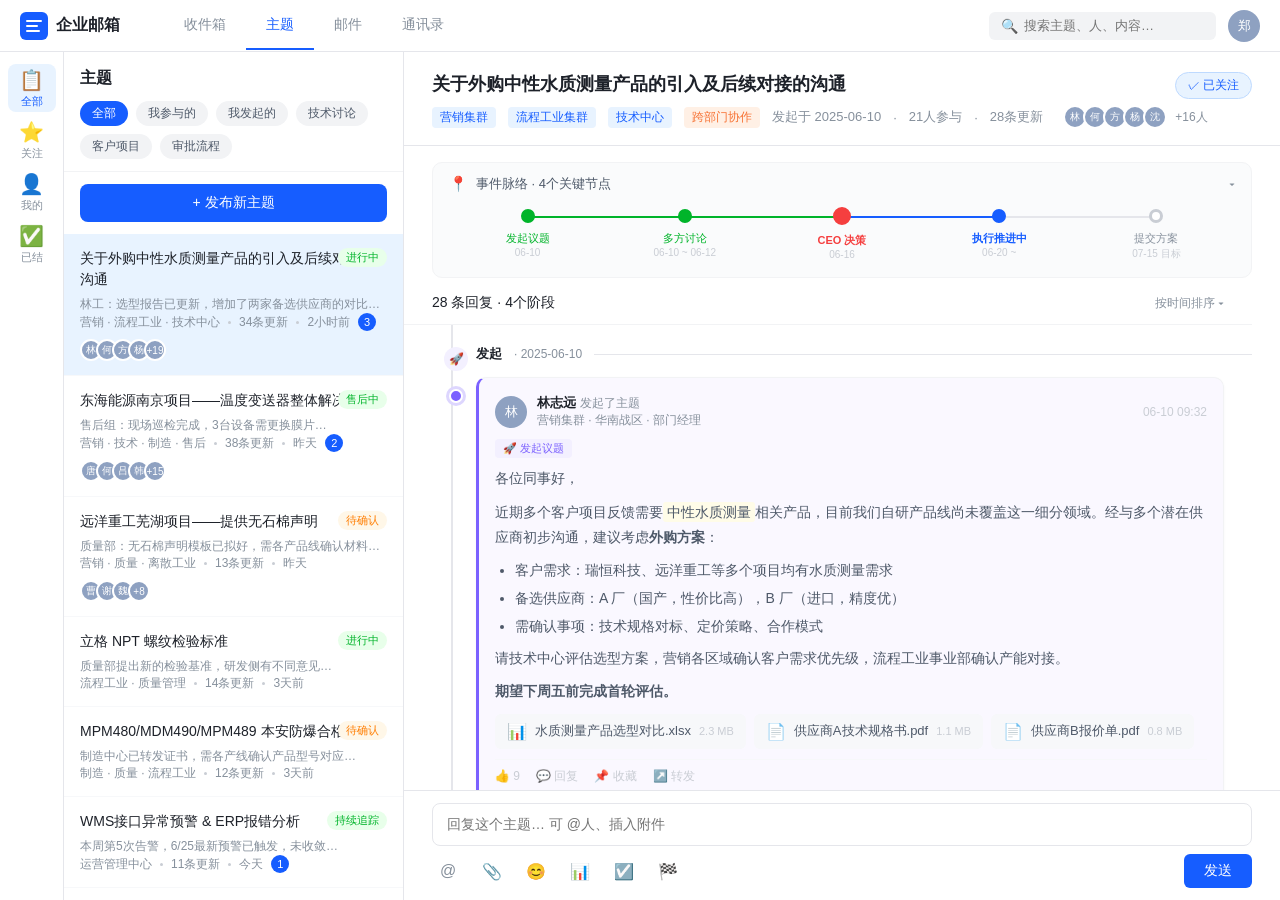
<file: topic-mail-demo.html>
<!DOCTYPE html>
<html lang="zh-CN">
<head>
<meta charset="UTF-8">
<meta name="viewport" content="width=device-width, initial-scale=1.0">
<title>主题帖 - 邮箱</title>
<style>
* { margin: 0; padding: 0; box-sizing: border-box; }
body { font-family: -apple-system, BlinkMacSystemFont, "PingFang SC", "Microsoft YaHei", sans-serif; background: #f5f6f8; color: #1d2129; font-size: 14px; height: 100vh; overflow: hidden; }

/* ========== 顶栏 ========== */
.top-bar {
  height: 52px; background: #fff; border-bottom: 1px solid #e5e6eb;
  display: flex; align-items: center; padding: 0 20px; gap: 24px;
}
.top-bar .logo { font-size: 16px; font-weight: 600; color: #1d2129; display: flex; align-items: center; gap: 8px; }
.top-bar .tabs { display: flex; gap: 0; margin-left: 20px; }
.top-bar .tab { padding: 14px 20px; font-size: 14px; color: #86909c; cursor: pointer; border-bottom: 2px solid transparent; transition: all .2s; }
.top-bar .tab:hover { color: #1d2129; }
.top-bar .tab.active { color: #165dff; border-bottom-color: #165dff; font-weight: 500; }
.top-bar .user-info { margin-left: auto; display: flex; align-items: center; gap: 12px; }
.top-bar .avatar { width: 32px; height: 32px; border-radius: 50%; background: #8ea1c1; color: #fff; display: flex; align-items: center; justify-content: center; font-size: 13px; font-weight: 500; }
.top-bar .search-box { display: flex; align-items: center; background: #f2f3f5; border-radius: 6px; padding: 6px 12px; gap: 6px; }
.top-bar .search-box input { border: none; background: transparent; outline: none; font-size: 13px; width: 180px; color: #1d2129; }

/* ========== 主体 ========== */
.main { display: flex; height: calc(100vh - 52px); }

/* ========== 左侧导航 ========== */
.sidebar {
  width: 64px; background: #fff; border-right: 1px solid #e5e6eb;
  display: flex; flex-direction: column; align-items: center; padding-top: 12px; gap: 4px; flex-shrink: 0;
}
.sidebar .nav-item {
  width: 48px; height: 48px; display: flex; flex-direction: column; align-items: center; justify-content: center;
  border-radius: 8px; cursor: pointer; font-size: 11px; color: #86909c; gap: 2px; transition: all .15s;
}
.sidebar .nav-item:hover { background: #f2f3f5; }
.sidebar .nav-item.active { background: #e8f3ff; color: #165dff; }
.sidebar .nav-item .nav-icon { font-size: 20px; }

/* ========== 主题列表 ========== */
.topic-list {
  width: 340px; background: #fff; border-right: 1px solid #e5e6eb;
  display: flex; flex-direction: column; flex-shrink: 0; overflow: hidden;
}
.topic-list-header { padding: 16px 16px 12px; border-bottom: 1px solid #f2f3f5; }
.topic-list-header h2 { font-size: 16px; font-weight: 600; margin-bottom: 12px; }
.topic-filter { display: flex; gap: 8px; flex-wrap: wrap; }
.filter-tag {
  padding: 4px 12px; border-radius: 14px; font-size: 12px; cursor: pointer;
  background: #f2f3f5; color: #4e5969; transition: all .15s; white-space: nowrap;
}
.filter-tag:hover { background: #e8f3ff; color: #165dff; }
.filter-tag.active { background: #165dff; color: #fff; }

.topic-items { flex: 1; overflow-y: auto; }
.topic-item {
  padding: 14px 16px; border-bottom: 1px solid #f7f8fa; cursor: pointer; transition: background .15s; position: relative;
}
.topic-item:hover { background: #f7f8fa; }
.topic-item.active { background: #e8f3ff; }
.topic-item .topic-title {
  font-size: 14px; font-weight: 500; color: #1d2129; margin-bottom: 6px;
  display: -webkit-box; -webkit-line-clamp: 2; -webkit-box-orient: vertical; overflow: hidden; line-height: 1.5;
}
.topic-item .topic-meta { display: flex; align-items: center; gap: 8px; font-size: 12px; color: #86909c; }
.topic-item .topic-meta .dot { width: 3px; height: 3px; border-radius: 50%; background: #c9cdd4; }
.topic-item .topic-status { position: absolute; top: 14px; right: 16px; font-size: 11px; padding: 2px 8px; border-radius: 10px; }
.status-active { background: #e8ffea; color: #00b42a; }
.status-pending { background: #fff7e8; color: #ff7d00; }
.status-done { background: #f2f3f5; color: #86909c; }
.topic-item .topic-preview { font-size: 12px; color: #86909c; margin-top: 4px; white-space: nowrap; overflow: hidden; text-overflow: ellipsis; }
.topic-item .unread-badge {
  display: inline-block; min-width: 18px; height: 18px; border-radius: 9px;
  background: #165dff; color: #fff; font-size: 11px; text-align: center; line-height: 18px; padding: 0 5px;
}
.topic-item .avatar-stack { display: flex; margin-top: 8px; }
.topic-item .avatar-stack .mini-avatar {
  width: 22px; height: 22px; border-radius: 50%; border: 2px solid #fff;
  display: flex; align-items: center; justify-content: center;
  font-size: 10px; color: #fff; font-weight: 500; margin-left: -6px;
  background: #8ea1c1 !important;
}
.topic-item .avatar-stack .mini-avatar:first-child { margin-left: 0; }

/* ========== 右侧详情 ========== */
.topic-detail {
  flex: 1; display: flex; flex-direction: column; overflow: hidden; background: #fff;
}
.detail-header {
  padding: 20px 28px 16px; border-bottom: 1px solid #e5e6eb; background: #fff;
}
.detail-header .detail-title { font-size: 18px; font-weight: 600; margin-bottom: 8px; line-height: 1.4; }
.detail-header .detail-info { display: flex; align-items: center; gap: 12px; font-size: 13px; color: #86909c; flex-wrap: wrap; }
.detail-header .detail-info .tag { padding: 2px 8px; border-radius: 4px; font-size: 12px; }
.tag-dept { background: #e8f3ff; color: #165dff; }
.tag-type { background: #fff0e5; color: #f77234; }

/* 参与人 */
.participants { display: flex; align-items: center; gap: 4px; margin-left: 8px; }
.participants .p-avatar {
  width: 24px; height: 24px; border-radius: 50%; display: flex; align-items: center; justify-content: center;
  color: #fff; font-size: 10px; font-weight: 500; border: 2px solid #fff; margin-left: -8px;
  background: #8ea1c1 !important;
}
.participants .p-avatar:first-child { margin-left: 0; }
.participants .p-more { font-size: 12px; color: #86909c; margin-left: 4px; }

/* ========== 事件脉络摘要（内联卡片，可划走） ========== */
.milestone-inline {
  margin: 16px 28px 0; background: #fafbfc; border: 1px solid #f2f3f5;
  border-radius: 10px; overflow: hidden; transition: all .2s;
}
.milestone-inline-header {
  display: flex; align-items: center; gap: 8px; padding: 12px 16px;
  cursor: pointer; user-select: none; transition: background .15s;
}
.milestone-inline-header:hover { background: #f2f3f5; }
.milestone-inline-icon { font-size: 15px; }
.milestone-inline-title { font-size: 13px; font-weight: 500; color: #4e5969; flex: 1; }
.milestone-inline-arrow {
  font-size: 12px; color: #86909c; transition: transform .2s; display: inline-block;
}
.milestone-inline-arrow.collapsed { transform: rotate(-90deg); }
.milestone-inline-body {
  padding: 0 16px 16px; overflow: hidden; max-height: 120px; transition: max-height .3s ease, padding .3s ease;
}
.milestone-inline-body.collapsed {
  max-height: 0; padding: 0 16px;
}

/* 横向里程碑 */
.milestone-track {
  display: flex; align-items: flex-start; gap: 0; position: relative; padding: 4px 0 0;
}
.milestone-node {
  display: flex; flex-direction: column; align-items: center; flex: 1; position: relative; min-width: 0;
}
.milestone-dot {
  width: 14px; height: 14px; border-radius: 50%; border: 3px solid #c9cdd4;
  background: #fff; position: relative; z-index: 2; flex-shrink: 0;
}
.milestone-dot.active { border-color: #165dff; background: #165dff; }
.milestone-dot.done { border-color: #00b42a; background: #00b42a; }
.milestone-dot.decision { border-color: #f53f3f; background: #f53f3f; width: 18px; height: 18px; margin-top: -2px; }
.milestone-line {
  position: absolute; top: 7px; left: 50%; right: -50%; height: 2px;
  background: #e5e6eb; z-index: 1;
}
.milestone-line.done { background: #00b42a; }
.milestone-line.active { background: #165dff; }
.milestone-node:last-child .milestone-line { display: none; }
.milestone-label {
  margin-top: 8px; font-size: 11px; color: #86909c; text-align: center;
  line-height: 1.3; max-width: 100%; word-break: break-all;
}
.milestone-label.active { color: #165dff; font-weight: 600; }
.milestone-label.done { color: #00b42a; }
.milestone-date { font-size: 10px; color: #c9cdd4; margin-top: 2px; }

.detail-body { flex: 1; overflow-y: auto; padding: 0; }

/* ========== 时间轴回复区 ========== */
.timeline-section { padding: 0 28px 0 0; }
.timeline-replies-header {
  padding: 16px 0 12px 28px; font-size: 14px; font-weight: 500; color: #1d2129;
  border-bottom: 1px solid #f2f3f5; display: flex; align-items: center; justify-content: space-between;
  padding-right: 28px;
}

/* 阶段分隔 */
.phase-divider {
  display: flex; align-items: center; gap: 12px; padding: 20px 0 8px 28px; padding-right: 28px;
}
.phase-icon {
  width: 32px; height: 32px; border-radius: 50%; display: flex; align-items: center; justify-content: center;
  font-size: 14px; flex-shrink: 0;
}
.phase-icon.initiate { background: #e8f3ff; }
.phase-icon.discuss { background: #fff0e5; }
.phase-icon.decide { background: #e8ffea; }
.phase-icon.execute { background: #e8f7ff; }
.phase-info { flex: 1; }
.phase-name { font-size: 13px; font-weight: 600; color: #1d2129; }
.phase-desc { font-size: 12px; color: #86909c; margin-top: 2px; }
.phase-line { flex: 1; height: 1px; background: #e5e6eb; }

/* 时间轴容器 */
.timeline-container {
  position: relative; padding-left: 28px;
}

/* 时间轴竖线 */
.timeline-rail {
  position: absolute; left: 47px; top: 0; bottom: 0; width: 2px;
  background: linear-gradient(to bottom, #e5e6eb 0%, #e5e6eb 100%);
}

/* 时间轴节点 */
.tl-node {
  position: relative; padding: 0 28px 0 44px; margin-bottom: 0;
}
.tl-node:last-child { margin-bottom: 24px; }

/* 时间轴圆点 */
.tl-dot {
  position: absolute; left: 19px; top: 20px;
  width: 10px; height: 10px; border-radius: 50%; background: #c9cdd4;
  border: 2px solid #fff; box-shadow: 0 0 0 2px #e5e6eb; z-index: 2;
}
.tl-dot.author { background: #165dff; box-shadow: 0 0 0 2px #bedaff; }
.tl-dot.tech { background: #00b42a; box-shadow: 0 0 0 2px #b9f0c8; }
.tl-dot.biz { background: #f77234; box-shadow: 0 0 0 2px #ffe0c7; }
.tl-dot.decision {
  background: #fff; border: 3px solid #f53f3f; box-shadow: 0 0 0 3px #ffdbdb;
  width: 16px; height: 16px; left: 16px; top: 17px;
}
.tl-dot.milestone {
  background: #165dff; box-shadow: 0 0 0 3px #bedaff;
  width: 14px; height: 14px; left: 17px; top: 18px;
}

/* 日期标记 */
.tl-date-marker {
  position: relative; padding: 16px 0 8px 44px;
}
.tl-date-marker .tl-date-dot {
  position: absolute; left: 16px; top: 20px;
  width: 16px; height: 16px; border-radius: 50%; background: #f2f3f5;
  border: 2px solid #e5e6eb; z-index: 2;
  display: flex; align-items: center; justify-content: center; font-size: 8px; color: #86909c;
}
.tl-date-text {
  font-size: 12px; color: #c9cdd4; font-weight: 500; letter-spacing: 0.5px;
}

/* 回复卡片 */
.tl-card {
  background: #fff; border: 1px solid #f2f3f5; border-radius: 10px;
  padding: 16px; margin: 6px 0; transition: all .15s;
  box-shadow: 0 1px 3px rgba(0,0,0,0.04);
}
.tl-card:hover { border-color: #e5e6eb; box-shadow: 0 2px 8px rgba(0,0,0,0.06); }

/* 决策卡片 */
.tl-card.card-decision {
  border-left: 3px solid #f53f3f; background: #fffbfa;
}
/* 里程碑卡片 */
.tl-card.card-milestone {
  border-left: 3px solid #165dff; background: #f7faff;
}
/* 发起卡片 */
.tl-card.card-initiate {
  border-left: 3px solid #7b61ff; background: #faf8ff;
}

.tl-card-header {
  display: flex; align-items: center; gap: 10px; margin-bottom: 10px;
}
.tl-card-avatar {
  width: 32px; height: 32px; border-radius: 50%; display: flex; align-items: center; justify-content: center;
  color: #fff; font-size: 13px; font-weight: 500; flex-shrink: 0;
  background: #8ea1c1 !important;
}
.tl-card-name { font-size: 13px; font-weight: 600; color: #1d2129; }
.tl-card-role { font-size: 12px; color: #86909c; }
.tl-card-time { margin-left: auto; font-size: 12px; color: #c9cdd4; white-space: nowrap; }

/* 贡献类型标签 */
.contrib-tag {
  display: inline-flex; align-items: center; gap: 4px;
  padding: 2px 8px; border-radius: 4px; font-size: 11px; font-weight: 500; margin-bottom: 8px;
}
.contrib-initiate { background: #f3f0ff; color: #7b61ff; }
.contrib-tech { background: #e8ffea; color: #00b42a; }
.contrib-biz { background: #fff0e5; color: #f77234; }
.contrib-feedback { background: #e8f3ff; color: #165dff; }
.contrib-decision { background: #ffe8e8; color: #f53f3f; }
.contrib-update { background: #e8f7ff; color: #0fc6c2; }

.tl-card-content { font-size: 14px; line-height: 1.8; color: #4e5969; }
.tl-card-content p { margin-bottom: 8px; }
.tl-card-content .highlight { background: #fffce8; padding: 2px 4px; border-radius: 3px; }
.tl-card-content ul { padding-left: 20px; margin: 6px 0; }
.tl-card-content li { margin-bottom: 3px; }
.tl-card-content .quote {
  border-left: 3px solid #e5e6eb; padding: 8px 12px; margin: 8px 0;
  background: #f7f8fa; border-radius: 0 6px 6px 0; font-size: 13px; color: #86909c;
}

/* 附件 */
.tl-attachments { margin-top: 10px; display: flex; gap: 8px; flex-wrap: wrap; }
.attachment {
  display: flex; align-items: center; gap: 8px; padding: 8px 12px;
  background: #f7f8fa; border-radius: 6px; font-size: 13px; color: #4e5969; cursor: pointer; transition: background .15s;
}
.attachment:hover { background: #e8f3ff; }
.attachment .att-icon { font-size: 16px; }
.attachment .att-size { font-size: 11px; color: #c9cdd4; }

/* 卡片操作 */
.tl-card-actions {
  display: flex; gap: 16px; margin-top: 10px; padding-top: 8px; border-top: 1px solid #f7f8fa;
}
.tl-action { font-size: 12px; color: #c9cdd4; cursor: pointer; display: flex; align-items: center; gap: 3px; transition: color .15s; }
.tl-action:hover { color: #165dff; }
.tl-action .liked { color: #165dff; }

/* 决策标记（大） */
.decision-banner {
  display: flex; align-items: center; gap: 8px;
  padding: 8px 12px; background: #fff5f5; border-radius: 6px;
  margin-bottom: 10px; font-size: 13px; font-weight: 500; color: #f53f3f;
}
.decision-banner .decision-icon { font-size: 18px; }

/* 里程碑标记 */
.milestone-banner {
  display: flex; align-items: center; gap: 8px;
  padding: 8px 12px; background: #f0f5ff; border-radius: 6px;
  margin-bottom: 10px; font-size: 13px; font-weight: 500; color: #165dff;
}

/* 底部回复框 */
.reply-box { padding: 12px 28px; border-top: 1px solid #e5e6eb; background: #fff; }
.reply-input-wrap { display: flex; align-items: flex-end; gap: 10px; }
.reply-input {
  flex: 1; min-height: 40px; max-height: 120px; padding: 10px 14px;
  border: 1px solid #e5e6eb; border-radius: 8px; font-size: 14px;
  outline: none; resize: none; font-family: inherit; line-height: 1.5; transition: border-color .2s;
}
.reply-input:focus { border-color: #165dff; }
.reply-toolbar { display: flex; align-items: center; gap: 12px; margin-top: 8px; }
.toolbar-btn {
  width: 32px; height: 32px; display: flex; align-items: center; justify-content: center;
  border-radius: 6px; cursor: pointer; font-size: 16px; color: #86909c; transition: all .15s;
}
.toolbar-btn:hover { background: #f2f3f5; color: #4e5969; }
.send-btn {
  padding: 8px 20px; background: #165dff; color: #fff; border: none; border-radius: 6px;
  font-size: 14px; cursor: pointer; font-weight: 500; margin-left: auto; transition: background .15s;
}
.send-btn:hover { background: #0e42d2; }

/* 新建主题按钮 */
.new-topic-btn {
  margin: 12px 16px; padding: 10px; background: #165dff; color: #fff;
  border: none; border-radius: 8px; font-size: 14px; cursor: pointer;
  font-weight: 500; transition: background .15s; text-align: center;
}
.new-topic-btn:hover { background: #0e42d2; }

/* 关注按钮 */
.follow-btn {
  padding: 4px 12px; border: 1px solid #e5e6eb; border-radius: 14px;
  font-size: 12px; color: #4e5969; cursor: pointer; background: #fff; transition: all .15s; white-space: nowrap;
}
.follow-btn:hover { border-color: #165dff; color: #165dff; }
.follow-btn.following { background: #e8f3ff; color: #165dff; border-color: #bedaff; }

/* 滚动条 */
::-webkit-scrollbar { width: 6px; }
::-webkit-scrollbar-track { background: transparent; }
::-webkit-scrollbar-thumb { background: #e5e6eb; border-radius: 3px; }
::-webkit-scrollbar-thumb:hover { background: #c9cdd4; }

/* ========== 阶段分隔线（时间轴内） ========== */
.tl-phase {
  position: relative; padding: 20px 0 8px 44px;
}
.tl-phase-dot {
  position: absolute; left: 12px; top: 22px;
  width: 24px; height: 24px; border-radius: 50%;
  display: flex; align-items: center; justify-content: center;
  font-size: 12px; z-index: 3;
}
.tl-phase-dot.initiate { background: #f3f0ff; }
.tl-phase-dot.discuss { background: #fff0e5; }
.tl-phase-dot.decide { background: #e8ffea; }
.tl-phase-dot.execute { background: #e8f7ff; }
.tl-phase-content {
  display: flex; align-items: center; gap: 12px;
}
.tl-phase-label { font-size: 13px; font-weight: 600; color: #1d2129; }
.tl-phase-sub { font-size: 12px; color: #86909c; }
.tl-phase-line { flex: 1; height: 1px; background: #e5e6eb; }

/* 连接线颜色覆盖 */
.timeline-rail-segment {
  position: absolute; left: 47px; width: 2px; z-index: 1;
}

/* 主题详情内容容器 */
.topic-detail-content {
  display: flex; flex-direction: column; height: 100%; overflow: hidden;
}
</style>
</head>
<body>

<!-- 顶栏 -->
<div class="top-bar">
  <div class="logo">
    <svg width="28" height="28" viewBox="0 0 28 28" fill="none"><rect width="28" height="28" rx="6" fill="#165dff"/><path d="M7 9h14M7 14h10M7 19h12" stroke="#fff" stroke-width="2" stroke-linecap="round"/></svg>
    企业邮箱
  </div>
  <div class="tabs">
    <div class="tab">收件箱</div>
    <div class="tab active">主题</div>
    <div class="tab">邮件</div>
    <div class="tab">通讯录</div>
  </div>
  <div class="user-info">
    <div class="search-box">
      <span>🔍</span>
      <input placeholder="搜索主题、人、内容…">
    </div>
    <div class="avatar">郑</div>
  </div>
</div>

<!-- 主体 -->
<div class="main">
  <!-- 左侧图标导航 -->
  <div class="sidebar">
    <div class="nav-item active"><div class="nav-icon">📋</div><span>全部</span></div>
    <div class="nav-item"><div class="nav-icon">⭐</div><span>关注</span></div>
    <div class="nav-item"><div class="nav-icon">👤</div><span>我的</span></div>
    <div class="nav-item"><div class="nav-icon">✅</div><span>已结</span></div>
  </div>

  <!-- 主题列表 -->
  <div class="topic-list">
    <div class="topic-list-header">
      <h2>主题</h2>
      <div class="topic-filter">
        <div class="filter-tag active">全部</div>
        <div class="filter-tag">我参与的</div>
        <div class="filter-tag">我发起的</div>
        <div class="filter-tag">技术讨论</div>
        <div class="filter-tag">客户项目</div>
        <div class="filter-tag">审批流程</div>
      </div>
    </div>
    <button class="new-topic-btn">+ 发布新主题</button>
    <div class="topic-items">

      <!-- 主题 1 -->
      <div class="topic-item active" onclick="switchTopic('topic1', this)">
        <div class="topic-title">关于外购中性水质测量产品的引入及后续对接的沟通</div>
        <span class="topic-status status-active">进行中</span>
        <div class="topic-preview">林工：选型报告已更新，增加了两家备选供应商的对比…</div>
        <div class="topic-meta">
          <span>营销 · 流程工业 · 技术中心</span>
          <span class="dot"></span>
          <span>34条更新</span>
          <span class="dot"></span>
          <span>2小时前</span>
          <span class="unread-badge">3</span>
        </div>
        <div class="avatar-stack">
          <div class="mini-avatar" style="background:#165dff">林</div>
          <div class="mini-avatar" style="background:#00b42a">何</div>
          <div class="mini-avatar" style="background:#f77234">方</div>
          <div class="mini-avatar" style="background:#7b61ff">杨</div>
          <div class="mini-avatar" style="background:#f53f3f">+19</div>
        </div>
      </div>

      <!-- 主题 2 -->
      <div class="topic-item" onclick="switchTopic('topic2', this)">
        <div class="topic-title">东海能源南京项目——温度变送器整体解决方案</div>
        <span class="topic-status status-active">售后中</span>
        <div class="topic-preview">售后组：现场巡检完成，3台设备需更换膜片…</div>
        <div class="topic-meta">
          <span>营销 · 技术 · 制造 · 售后</span>
          <span class="dot"></span>
          <span>38条更新</span>
          <span class="dot"></span>
          <span>昨天</span>
          <span class="unread-badge">2</span>
        </div>
        <div class="avatar-stack">
          <div class="mini-avatar" style="background:#f77234">唐</div>
          <div class="mini-avatar" style="background:#00b42a">何</div>
          <div class="mini-avatar" style="background:#165dff">吕</div>
          <div class="mini-avatar" style="background:#7b61ff">韩</div>
          <div class="mini-avatar" style="background:#86909c">+15</div>
        </div>
      </div>

      <!-- 主题 3 -->
      <div class="topic-item" onclick="selectTopic(this)">
        <div class="topic-title">远洋重工芜湖项目——提供无石棉声明</div>
        <span class="topic-status status-pending">待确认</span>
        <div class="topic-preview">质量部：无石棉声明模板已拟好，需各产品线确认材料清单…</div>
        <div class="topic-meta">
          <span>营销 · 质量 · 离散工业</span>
          <span class="dot"></span>
          <span>13条更新</span>
          <span class="dot"></span>
          <span>昨天</span>
        </div>
        <div class="avatar-stack">
          <div class="mini-avatar" style="background:#00b42a">曹</div>
          <div class="mini-avatar" style="background:#f53f3f">谢</div>
          <div class="mini-avatar" style="background:#165dff">魏</div>
          <div class="mini-avatar" style="background:#86909c">+8</div>
        </div>
      </div>

      <!-- 主题 4 -->
      <div class="topic-item" onclick="selectTopic(this)">
        <div class="topic-title">立格 NPT 螺纹检验标准</div>
        <span class="topic-status status-active">进行中</span>
        <div class="topic-preview">质量部提出新的检验基准，研发侧有不同意见…</div>
        <div class="topic-meta">
          <span>流程工业 · 质量管理</span>
          <span class="dot"></span>
          <span>14条更新</span>
          <span class="dot"></span>
          <span>3天前</span>
        </div>
      </div>

      <!-- 主题 5 -->
      <div class="topic-item" onclick="selectTopic(this)">
        <div class="topic-title">MPM480/MDM490/MPM489 本安防爆合格证</div>
        <span class="topic-status status-pending">待确认</span>
        <div class="topic-preview">制造中心已转发证书，需各产线确认产品型号对应…</div>
        <div class="topic-meta">
          <span>制造 · 质量 · 流程工业</span>
          <span class="dot"></span>
          <span>12条更新</span>
          <span class="dot"></span>
          <span>3天前</span>
        </div>
      </div>

      <!-- 主题 6 -->
      <div class="topic-item" onclick="selectTopic(this)">
        <div class="topic-title">WMS接口异常预警 & ERP报错分析</div>
        <span class="topic-status status-active">持续追踪</span>
        <div class="topic-preview">本周第5次告警，6/25最新预警已触发，未收敛…</div>
        <div class="topic-meta">
          <span>运营管理中心</span>
          <span class="dot"></span>
          <span>11条更新</span>
          <span class="dot"></span>
          <span>今天</span>
          <span class="unread-badge">1</span>
        </div>
      </div>

      <!-- 主题 7 -->
      <div class="topic-item" onclick="selectTopic(this)">
        <div class="topic-title">36所芯片外观脏污 & GS芯片规格 & 黑点处理</div>
        <span class="topic-status status-active">进行中</span>
        <div class="topic-preview">三个质量问题合并讨论，改善方案待供应商确认…</div>
        <div class="topic-meta">
          <span>质量管理部</span>
          <span class="dot"></span>
          <span>7条更新</span>
          <span class="dot"></span>
          <span>4天前</span>
        </div>
      </div>

      <!-- 主题 8 -->
      <div class="topic-item" onclick="selectTopic(this)">
        <div class="topic-title">7月 IPMT 例会议题提报</div>
        <span class="topic-status status-pending">征集中</span>
        <div class="topic-preview">3个项目需过点评审，请各部门下周五前提报议题…</div>
        <div class="topic-meta">
          <span>技术中心</span>
          <span class="dot"></span>
          <span>7条更新</span>
          <span class="dot"></span>
          <span>5天前</span>
        </div>
      </div>

      <!-- 主题 9 -->
      <div class="topic-item" onclick="selectTopic(this)">
        <div class="topic-title">电路板三防外协</div>
        <span class="topic-status status-done">已完结</span>
        <div class="topic-preview">供应商已确认，下周一送样…</div>
        <div class="topic-meta">
          <span>制造中心</span>
          <span class="dot"></span>
          <span>8条更新</span>
          <span class="dot"></span>
          <span>5天前</span>
        </div>
      </div>

      <!-- 主题 10 -->
      <div class="topic-item" onclick="selectTopic(this)">
        <div class="topic-title">关于宝鸡市重点实验室申报的请示</div>
        <span class="topic-status status-done">已批复</span>
        <div class="topic-preview">董事会已审批通过，按方案执行…</div>
        <div class="topic-meta">
          <span>董事会办公室</span>
          <span class="dot"></span>
          <span>9条更新</span>
          <span class="dot"></span>
          <span>1周前</span>
        </div>
      </div>

    </div>
  </div>

  <!-- 右侧详情 -->
  <div class="topic-detail" id="topicDetail">

    <!-- ============ 主题1详情 ============ -->
    <div class="topic-detail-content" id="topic1">

    <!-- 详情头部 -->
    <div class="detail-header">
      <div style="display:flex;align-items:flex-start;justify-content:space-between;">
        <div class="detail-title">关于外购中性水质测量产品的引入及后续对接的沟通</div>
        <button class="follow-btn following">✓ 已关注</button>
      </div>
      <div class="detail-info">
        <span class="tag tag-dept">营销集群</span>
        <span class="tag tag-dept">流程工业集群</span>
        <span class="tag tag-dept">技术中心</span>
        <span class="tag tag-type">跨部门协作</span>
        <span>发起于 2025-06-10</span>
        <span>·</span>
        <span>21人参与</span>
        <span>·</span>
        <span>28条更新</span>
        <div class="participants">
          <div class="p-avatar" style="background:#165dff">林</div>
          <div class="p-avatar" style="background:#00b42a">何</div>
          <div class="p-avatar" style="background:#f77234">方</div>
          <div class="p-avatar" style="background:#7b61ff">杨</div>
          <div class="p-avatar" style="background:#f53f3f">沈</div>
          <span class="p-more">+16人</span>
        </div>
      </div>
    </div>

    <!-- 详情内容 -->
    <div class="detail-body">

      <!-- 事件脉络摘要（可滚动区域内，可划走） -->
      <div class="milestone-inline" id="milestoneInline">
        <div class="milestone-inline-header" onclick="toggleMilestoneInline()">
          <span class="milestone-inline-icon">📍</span>
          <span class="milestone-inline-title">事件脉络 · 4个关键节点</span>
          <span class="milestone-inline-arrow" id="milestoneArrow">▾</span>
        </div>
        <div class="milestone-inline-body" id="milestoneBody">
          <div class="milestone-track">
            <div class="milestone-node">
              <div class="milestone-dot done"></div>
              <div class="milestone-line done"></div>
              <div class="milestone-label done">发起议题</div>
              <div class="milestone-date">06-10</div>
            </div>
            <div class="milestone-node">
              <div class="milestone-dot done"></div>
              <div class="milestone-line done"></div>
              <div class="milestone-label done">多方讨论</div>
              <div class="milestone-date">06-10 ~ 06-12</div>
            </div>
            <div class="milestone-node">
              <div class="milestone-dot decision"></div>
              <div class="milestone-line active"></div>
              <div class="milestone-label" style="color:#f53f3f;font-weight:600;">CEO 决策</div>
              <div class="milestone-date">06-16</div>
            </div>
            <div class="milestone-node">
              <div class="milestone-dot active"></div>
              <div class="milestone-line"></div>
              <div class="milestone-label active">执行推进中</div>
              <div class="milestone-date">06-20 ~</div>
            </div>
            <div class="milestone-node">
              <div class="milestone-dot"></div>
              <div class="milestone-label">提交方案</div>
              <div class="milestone-date">07-15 目标</div>
            </div>
          </div>
        </div>
      </div>

      <div class="timeline-section">
        <div class="timeline-replies-header">
          <span>28 条回复 · 4个阶段</span>
          <span style="font-size:12px;color:#86909c;cursor:pointer;">按时间排序 ▾</span>
        </div>

        <div class="timeline-container">
          <!-- 时间轴竖线 -->
          <div class="timeline-rail"></div>

          <!-- ====== 阶段一：发起 ====== -->
          <div class="tl-phase">
            <div class="tl-phase-dot initiate">🚀</div>
            <div class="tl-phase-content">
              <span class="tl-phase-label">发起</span>
              <span class="tl-phase-sub">· 2025-06-10</span>
              <div class="tl-phase-line"></div>
            </div>
          </div>

          <!-- 主帖 -->
          <div class="tl-node">
            <div class="tl-dot" style="background:#7b61ff;box-shadow:0 0 0 3px #ddd6fe;width:14px;height:14px;left:17px;top:12px;"></div>
            <div class="tl-card card-initiate">
              <div class="tl-card-header">
                <div class="tl-card-avatar" style="background:#165dff">林</div>
                <div>
                  <div class="tl-card-name">林志远 <span style="font-size:12px;color:#86909c;font-weight:400;">发起了主题</span></div>
                  <div class="tl-card-role">营销集群 · 华南战区 · 部门经理</div>
                </div>
                <div class="tl-card-time">06-10 09:32</div>
              </div>
              <div class="contrib-tag contrib-initiate">🚀 发起议题</div>
              <div class="tl-card-content">
                <p>各位同事好，</p>
                <p>近期多个客户项目反馈需要<span class="highlight">中性水质测量</span>相关产品，目前我们自研产品线尚未覆盖这一细分领域。经与多个潜在供应商初步沟通，建议考虑<strong>外购方案</strong>：</p>
                <ul>
                  <li>客户需求：瑞恒科技、远洋重工等多个项目均有水质测量需求</li>
                  <li>备选供应商：A 厂（国产，性价比高），B 厂（进口，精度优）</li>
                  <li>需确认事项：技术规格对标、定价策略、合作模式</li>
                </ul>
                <p>请技术中心评估选型方案，营销各区域确认客户需求优先级，流程工业事业部确认产能对接。</p>
                <p><strong>期望下周五前完成首轮评估。</strong></p>
              </div>
              <div class="tl-attachments">
                <div class="attachment"><span class="att-icon">📊</span><span>水质测量产品选型对比.xlsx</span><span class="att-size">2.3 MB</span></div>
                <div class="attachment"><span class="att-icon">📄</span><span>供应商A技术规格书.pdf</span><span class="att-size">1.1 MB</span></div>
                <div class="attachment"><span class="att-icon">📄</span><span>供应商B报价单.pdf</span><span class="att-size">0.8 MB</span></div>
              </div>
              <div class="tl-card-actions">
                <span class="tl-action">👍 9</span>
                <span class="tl-action">💬 回复</span>
                <span class="tl-action">📌 收藏</span>
                <span class="tl-action">↗️ 转发</span>
              </div>
            </div>
          </div>

          <!-- ====== 阶段二：多方讨论 ====== -->
          <div class="tl-phase">
            <div class="tl-phase-dot discuss">💬</div>
            <div class="tl-phase-content">
              <span class="tl-phase-label">多方讨论</span>
              <span class="tl-phase-sub">· 06-10 ~ 06-12 · 3人参与讨论</span>
              <div class="tl-phase-line"></div>
            </div>
          </div>

          <!-- 回复1：技术评估 -->
          <div class="tl-node">
            <div class="tl-dot tech"></div>
            <div class="tl-card">
              <div class="tl-card-header">
                <div class="tl-card-avatar" style="background:#00b42a">李</div>
                <div>
                  <div class="tl-card-name">李旸</div>
                  <div class="tl-card-role">技术中心 · 产品测试高级工程师</div>
                </div>
                <div class="tl-card-time">06-10 14:20</div>
              </div>
              <div class="contrib-tag contrib-tech">🔬 技术评估</div>
              <div class="tl-card-content">
                <p>收到，技术中心这边先做个初步评估。有几个点需要确认：</p>
                <p>1. 精度要求是 ±0.5% 还是 ±0.25%？不同客户项目差异大<br>
                2. 供应商A的防护等级偏低，室外场景可能有风险<br>
                3. 建议把<strong>供应商C（德国Endress+Hauser）</strong>也纳入对比范围</p>
                <p>我周三前出评估报告初稿。</p>
              </div>
              <div class="tl-card-actions">
                <span class="tl-action">👍 8</span>
                <span class="tl-action">💬 回复</span>
              </div>
            </div>
          </div>

          <!-- 回复2：业务补充 -->
          <div class="tl-node">
            <div class="tl-dot biz"></div>
            <div class="tl-card">
              <div class="tl-card-header">
                <div class="tl-card-avatar" style="background:#f77234">陈</div>
                <div>
                  <div class="tl-card-name">陈国华</div>
                  <div class="tl-card-role">流程工业 · 首席工程师</div>
                </div>
                <div class="tl-card-time">06-10 16:45</div>
              </div>
              <div class="contrib-tag contrib-biz">📋 业务补充</div>
              <div class="tl-card-content">
                <p>同意李旸的意见，补充一个重要信息：</p>
                <p>流程工业这边有<strong>3个在谈项目</strong>涉及水质测量，其中汇川技术的需求最急，预计8月份要出方案。如果走外购，<span class="highlight">供应链交期必须控制在6周以内</span>，否则来不及。</p>
              </div>
              <div class="tl-attachments">
                <div class="attachment"><span class="att-icon">📊</span><span>在谈项目水质需求汇总.xlsx</span><span class="att-size">0.5 MB</span></div>
              </div>
              <div class="tl-card-actions">
                <span class="tl-action">👍 6</span>
                <span class="tl-action">💬 回复</span>
              </div>
            </div>
          </div>

          <!-- 日期标记 -->
          <div class="tl-date-marker">
            <div class="tl-date-dot">📅</div>
            <div class="tl-date-text">2025-06-12</div>
          </div>

          <!-- 回复3：销售反馈 -->
          <div class="tl-node">
            <div class="tl-dot" style="background:#7b61ff;box-shadow:0 0 0 2px #ddd6fe;"></div>
            <div class="tl-card">
              <div class="tl-card-header">
                <div class="tl-card-avatar" style="background:#7b61ff">赵</div>
                <div>
                  <div class="tl-card-name">赵祥</div>
                  <div class="tl-card-role">营销集群 · 销售经理</div>
                </div>
                <div class="tl-card-time">06-12 10:15</div>
              </div>
              <div class="contrib-tag contrib-feedback">📣 销售反馈</div>
              <div class="tl-card-content">
                <p>华东战区这边也有客户在问，上海科系思和 WEUPU Connector 都提了水质传感器需求。优先级排在汇川后面，但量不小。</p>
                <p>另外，客户比较在意<strong>售后响应速度</strong>——外购产品如果售后靠供应商，响应时效可能是个问题。建议把这个纳入评估维度。</p>
              </div>
              <div class="tl-card-actions">
                <span class="tl-action">👍 5</span>
                <span class="tl-action">💬 回复</span>
              </div>
            </div>
          </div>

          <!-- 回复4：方案建议 -->
          <div class="tl-node">
            <div class="tl-dot" style="background:#f53f3f;box-shadow:0 0 0 2px #ffdbdb;"></div>
            <div class="tl-card">
              <div class="tl-card-header">
                <div class="tl-card-avatar" style="background:#f53f3f">沈</div>
                <div>
                  <div class="tl-card-name">沈子涵</div>
                  <div class="tl-card-role">营销集群 · 华东战区 · 销售工程师</div>
                </div>
                <div class="tl-card-time">06-12 11:30</div>
              </div>
              <div class="contrib-tag contrib-feedback">💡 方案建议</div>
              <div class="tl-card-content">
                <div class="quote">杨锐峰：客户比较在意售后响应速度</div>
                <p>+1，苏州明达那边明确说了要求4小时响应。如果供应商在本地没有服务团队，建议我们自建一级售后能力，重大问题再转供应商。</p>
              </div>
              <div class="tl-card-actions">
                <span class="tl-action">👍 3</span>
                <span class="tl-action">💬 回复</span>
              </div>
            </div>
          </div>

          <!-- ====== 阶段三：决策 ====== -->
          <div class="tl-phase">
            <div class="tl-phase-dot decide">⚡</div>
            <div class="tl-phase-content">
              <span class="tl-phase-label">决策</span>
              <span class="tl-phase-sub">· 06-16 · CEO 拍板</span>
              <div class="tl-phase-line"></div>
            </div>
          </div>

          <!-- 回复5：CEO决策 -->
          <div class="tl-node">
            <div class="tl-dot decision"></div>
            <div class="tl-card card-decision">
              <div class="tl-card-header">
                <div class="tl-card-avatar" style="background:#1d2129">郑</div>
                <div>
                  <div class="tl-card-name">郑总</div>
                  <div class="tl-card-role">CEO</div>
                </div>
                <div class="tl-card-time">06-16 09:00</div>
              </div>
              <div class="decision-banner">
                <span class="decision-icon">📌</span>
                <span>决策结论</span>
              </div>
              <div class="tl-card-content">
                <p>看了评估报告和各方反馈，几点意见：</p>
                <p>1. <strong>外购方向确认</strong>，先跑通供应商A的流程，同步接触供应商C<br>
                2. 售后问题——我同意沈子涵的建议，<strong>我们自建一级售后</strong>，保证客户体验<br>
                3. 瑞恒科技项目优先推进，下个月出样品方案</p>
                <p>林志远牵头，技术中心配合，<strong>7月15日前出完整合作方案</strong>。</p>
              </div>
              <div class="tl-card-actions">
                <span class="tl-action"><span class="liked">👍</span> 11</span>
                <span class="tl-action">💬 回复</span>
              </div>
            </div>
          </div>

          <!-- ====== 阶段四：执行推进 ====== -->
          <div class="tl-phase">
            <div class="tl-phase-dot execute">🔄</div>
            <div class="tl-phase-content">
              <span class="tl-phase-label">执行推进</span>
              <span class="tl-phase-sub">· 06-20 ~ 进行中 · 目标 07-15</span>
              <div class="tl-phase-line"></div>
            </div>
          </div>

          <!-- 回复6：进展更新 -->
          <div class="tl-node">
            <div class="tl-dot milestone"></div>
            <div class="tl-card card-milestone">
              <div class="tl-card-header">
                <div class="tl-card-avatar" style="background:#165dff">林</div>
                <div>
                  <div class="tl-card-name">林志远</div>
                  <div class="tl-card-role">营销集群 · 华南战区 · 部门经理</div>
                </div>
                <div class="tl-card-time">06-20 15:40</div>
              </div>
              <div class="contrib-tag contrib-update">📊 进展更新</div>
              <div class="milestone-banner">
                <span>🏁</span>
                <span>第一周执行进展</span>
              </div>
              <div class="tl-card-content">
                <p>各位，同步下最新进展：</p>
                <p style="line-height:2.2;">
                  <span style="display:inline-flex;align-items:center;gap:4px;background:#e8ffea;padding:2px 8px;border-radius:4px;color:#00b42a;font-size:13px;margin-right:4px;">✅ 已完成</span> 供应商A已完成首轮技术交底，规格基本满足<br>
                  <span style="display:inline-flex;align-items:center;gap:4px;background:#e8ffea;padding:2px 8px;border-radius:4px;color:#00b42a;font-size:13px;margin-right:4px;">✅ 已完成</span> 供应商C（Sensirion）已约下周三视频会<br>
                  <span style="display:inline-flex;align-items:center;gap:4px;background:#fff7e8;padding:2px 8px;border-radius:4px;color:#ff7d00;font-size:13px;margin-right:4px;">⏳ 进行中</span> 售后方案何明辉在拟，预计本周五完成<br>
                  <span style="display:inline-flex;align-items:center;gap:4px;background:#fff7e8;padding:2px 8px;border-radius:4px;color:#ff7d00;font-size:13px;margin-right:4px;">⏳ 进行中</span> 瑞恒项目现场勘察安排在下周一
                </p>
              </div>
              <div class="tl-attachments">
                <div class="attachment"><span class="att-icon">📊</span><span>选型报告V2（含供应商C）.xlsx</span><span class="att-size">2.8 MB</span></div>
              </div>
              <div style="margin-top:12px;padding:10px 14px;background:#f0f5ff;border-radius:6px;display:flex;align-items:center;gap:8px;">
                <span style="font-size:16px;">📅</span>
                <span style="font-size:13px;color:#165dff;font-weight:500;">下一个里程碑：7月15日提交完整合作方案</span>
              </div>
              <div class="tl-card-actions">
                <span class="tl-action">👍 7</span>
                <span class="tl-action">💬 回复</span>
              </div>
            </div>
          </div>

          <!-- 回复7：补充进展 -->
          <div class="tl-node">
            <div class="tl-dot tech"></div>
            <div class="tl-card">
              <div class="tl-card-header">
                <div class="tl-card-avatar" style="background:#00b42a">何</div>
                <div>
                  <div class="tl-card-name">何明辉</div>
                  <div class="tl-card-role">技术中心 · 产品测试高级工程师</div>
                </div>
                <div class="tl-card-time">06-21 10:05</div>
              </div>
              <div class="contrib-tag contrib-tech">🔬 技术反馈</div>
              <div class="tl-card-content">
                <p>售后方案初稿已完成，核心方案：</p>
                <p>1. <strong>一级售后我们自建</strong>：常规维护、参数校准、现场排障 → 4小时响应<br>
                2. <strong>二级售后转供应商</strong>：硬件故障、固件升级 → 48小时响应<br>
                3. 备件方面，建议首批备货 15% 冗余</p>
                <p>方案文件已放在附件，请 @林志远 @杨锐峰 确认是否满足客户要求。</p>
              </div>
              <div class="tl-attachments">
                <div class="attachment"><span class="att-icon">📄</span><span>水质测量产品售后方案V1.pdf</span><span class="att-size">0.9 MB</span></div>
              </div>
              <div class="tl-card-actions">
                <span class="tl-action">👍 5</span>
                <span class="tl-action">💬 回复</span>
              </div>
            </div>
          </div>

          <!-- 回复8：现场反馈 -->
          <div class="tl-node">
            <div class="tl-dot biz"></div>
            <div class="tl-card">
              <div class="tl-card-header">
                <div class="tl-card-avatar" style="background:#165dff">林</div>
                <div>
                  <div class="tl-card-name">林志远</div>
                  <div class="tl-card-role">营销集群 · 华南战区 · 部门经理</div>
                </div>
                <div class="tl-card-time">06-23 18:20</div>
              </div>
              <div class="contrib-tag contrib-update">📊 现场反馈</div>
              <div class="tl-card-content">
                <p>瑞恒科技现场勘察完成，关键信息：</p>
                <p>1. 安装环境：室外敞开式，<span class="highlight">需 IP67 以上防护等级</span> → 供应商A不达标，供应商C满足<br>
                2. 接口：需要支持 HART 和 Modbus 双协议<br>
                3. 客户表示如果7月底前能出样品，可以安排8月试运行</p>
                <p><strong>建议：优先级调整为供应商C为主，供应商A做备选。</strong></p>
              </div>
              <div class="tl-attachments">
                <div class="attachment"><span class="att-icon">📷</span><span>瑞恒现场照片（9张）.zip</span><span class="att-size">12.6 MB</span></div>
                <div class="attachment"><span class="att-icon">📄</span><span>现场勘察报告.pdf</span><span class="att-size">1.8 MB</span></div>
              </div>
              <div class="tl-card-actions">
                <span class="tl-action">👍 8</span>
                <span class="tl-action">💬 回复</span>
              </div>
            </div>
          </div>

          <!-- 日期标记 -->
          <div class="tl-date-marker">
            <div class="tl-date-dot">📅</div>
            <div class="tl-date-text">2025-06-25 · 今天</div>
          </div>

          <!-- 回复9：最新进展 -->
          <div class="tl-node">
            <div class="tl-dot milestone"></div>
            <div class="tl-card card-milestone">
              <div class="tl-card-header">
                <div class="tl-card-avatar" style="background:#165dff">王</div>
                <div>
                  <div class="tl-card-name">王文飞</div>
                  <div class="tl-card-role">营销集群 · 华南战区 · 部门经理</div>
                </div>
                <div class="tl-card-time">今天 14:30</div>
              </div>
              <div class="contrib-tag contrib-update">📊 周进展汇总</div>
              <div class="tl-card-content">
                <p>第二周进展汇总 @张总 @李旸 @陈国华：</p>
                <p style="line-height:2.2;">
                  <span style="display:inline-flex;align-items:center;gap:4px;background:#e8ffea;padding:2px 8px;border-radius:4px;color:#00b42a;font-size:13px;margin-right:4px;">✅ 已完成</span> 供应商C视频会已开完，报价+交期已确认<br>
                  <span style="display:inline-flex;align-items:center;gap:4px;background:#e8ffea;padding:2px 8px;border-radius:4px;color:#00b42a;font-size:13px;margin-right:4px;">✅ 已完成</span> 汇川现场勘察完成，IP67 → 选供应商C<br>
                  <span style="display:inline-flex;align-items:center;gap:4px;background:#e8ffea;padding:2px 8px;border-radius:4px;color:#00b42a;font-size:13px;margin-right:4px;">✅ 已完成</span> 售后方案V1已出，4h一级响应+48h二级响应<br>
                  <span style="display:inline-flex;align-items:center;gap:4px;background:#fff7e8;padding:2px 8px;border-radius:4px;color:#ff7d00;font-size:13px;margin-right:4px;">⏳ 待启动</span> 供应商C合同条款&商务谈判<br>
                  <span style="display:inline-flex;align-items:center;gap:4px;background:#fff7e8;padding:2px 8px;border-radius:4px;color:#ff7d00;font-size:13px;margin-right:4px;">⏳ 待启动</span> 样品订购 & 8月试运行对接
                </p>
                <p><strong>整体进度 65%，按节奏推进中，预计7月15日可提交合作方案。</strong></p>
              </div>
              <div style="margin-top:12px;padding:10px 14px;background:#f0f5ff;border-radius:6px;">
                <div style="font-size:13px;color:#165dff;font-weight:500;margin-bottom:6px;">📅 接下来的关键节点</div>
                <div style="font-size:13px;color:#4e5969;line-height:1.8;">
                  · 6月30日：供应商C商务条款确认<br>
                  · 7月7日：样品订单下达<br>
                  · 7月15日：完整合作方案提交 CEO 审批<br>
                  · 8月初：汇川项目试运行启动
                </div>
              </div>
              <div class="tl-card-actions">
                <span class="tl-action">👍 9</span>
                <span class="tl-action">💬 回复</span>
                <span class="tl-action">📌 收藏</span>
              </div>
            </div>
          </div>

          <!-- 底部间距 -->
          <div style="height:24px;"></div>

        </div>
      </div>
    </div>

    <!-- 底部回复框 -->
    <div class="reply-box">
      <div class="reply-input-wrap">
        <textarea class="reply-input" placeholder="回复这个主题… 可 @人、插入附件" rows="1"></textarea>
      </div>
      <div class="reply-toolbar">
        <div class="toolbar-btn" title="@提及">@</div>
        <div class="toolbar-btn" title="附件">📎</div>
        <div class="toolbar-btn" title="表情">😊</div>
        <div class="toolbar-btn" title="投票">📊</div>
        <div class="toolbar-btn" title="待办">☑️</div>
        <div class="toolbar-btn" title="标记进展">🏁</div>
        <button class="send-btn">发送</button>
      </div>
    </div>

    </div><!-- /topic1 -->

    <!-- ============ 主题2详情：东海能源南京项目 ============ -->
    <div class="topic-detail-content" id="topic2" style="display:none;">

    <!-- 详情头部 -->
    <div class="detail-header">
      <div style="display:flex;align-items:flex-start;justify-content:space-between;">
        <div class="detail-title">东海能源南京项目——温度变送器整体解决方案</div>
        <button class="follow-btn following">✓ 已关注</button>
      </div>
      <div class="detail-info">
        <span class="tag tag-dept">营销集群</span>
        <span class="tag tag-dept">技术中心</span>
        <span class="tag tag-dept">制造中心</span>
        <span class="tag tag-dept">售后服务</span>
        <span class="tag tag-type">客户项目</span>
        <span>发起于 2025-03-05</span>
        <span>·</span>
        <span>18人参与</span>
        <span>·</span>
        <span>38条更新</span>
        <div class="participants">
          <div class="p-avatar" style="background:#f77234">唐</div>
          <div class="p-avatar" style="background:#00b42a">何</div>
          <div class="p-avatar" style="background:#165dff">吕</div>
          <div class="p-avatar" style="background:#7b61ff">韩</div>
          <div class="p-avatar" style="background:#f53f3f">曹</div>
          <span class="p-more">+13人</span>
        </div>
      </div>
    </div>

    <!-- 详情内容 -->
    <div class="detail-body">

      <!-- 事件脉络 -->
      <div class="milestone-inline">
        <div class="milestone-inline-header" onclick="this.nextElementSibling.classList.toggle('collapsed');this.querySelector('.milestone-inline-arrow').classList.toggle('collapsed');">
          <span class="milestone-inline-icon">📍</span>
          <span class="milestone-inline-title">事件脉络 · 6个关键节点 · 历时4个月</span>
          <span class="milestone-inline-arrow">▾</span>
        </div>
        <div class="milestone-inline-body">
          <div class="milestone-track">
            <div class="milestone-node">
              <div class="milestone-dot done"></div>
              <div class="milestone-line done"></div>
              <div class="milestone-label done">商机发现</div>
              <div class="milestone-date">03-05</div>
            </div>
            <div class="milestone-node">
              <div class="milestone-dot done"></div>
              <div class="milestone-line done"></div>
              <div class="milestone-label done">技术洽谈</div>
              <div class="milestone-date">03-10 ~ 03-28</div>
            </div>
            <div class="milestone-node">
              <div class="milestone-dot done"></div>
              <div class="milestone-line done"></div>
              <div class="milestone-label done">签约合作</div>
              <div class="milestone-date">04-08</div>
            </div>
            <div class="milestone-node">
              <div class="milestone-dot done"></div>
              <div class="milestone-line done"></div>
              <div class="milestone-label done">交付实施</div>
              <div class="milestone-date">04-15 ~ 05-20</div>
            </div>
            <div class="milestone-node">
              <div class="milestone-dot done"></div>
              <div class="milestone-line done"></div>
              <div class="milestone-label done">验收通过</div>
              <div class="milestone-date">05-28</div>
            </div>
            <div class="milestone-node">
              <div class="milestone-dot active"></div>
              <div class="milestone-label active">售后服务中</div>
              <div class="milestone-date">06-01 ~</div>
            </div>
          </div>
        </div>
      </div>

      <div class="timeline-section">
        <div class="timeline-replies-header">
          <span>38 条回复 · 6个阶段</span>
          <span style="font-size:12px;color:#86909c;cursor:pointer;">按时间排序 ▾</span>
        </div>

        <div class="timeline-container">
          <div class="timeline-rail"></div>

          <!-- ====== 阶段一：商机发现 ====== -->
          <div class="tl-phase">
            <div class="tl-phase-dot initiate">🎯</div>
            <div class="tl-phase-content">
              <span class="tl-phase-label">商机发现</span>
              <span class="tl-phase-sub">· 2025-03-05</span>
              <div class="tl-phase-line"></div>
            </div>
          </div>

          <div class="tl-node">
            <div class="tl-dot" style="background:#7b61ff;box-shadow:0 0 0 3px #ddd6fe;width:14px;height:14px;left:17px;top:12px;"></div>
            <div class="tl-card card-initiate">
              <div class="tl-card-header">
                <div class="tl-card-avatar" style="background:#f77234">唐</div>
                <div>
                  <div class="tl-card-name">唐俊杰 <span style="font-size:12px;color:#86909c;font-weight:400;">发起了主题</span></div>
                  <div class="tl-card-role">营销集群 · 华中战区 · 客户经理</div>
                </div>
                <div class="tl-card-time">03-05 09:15</div>
              </div>
              <div class="contrib-tag contrib-initiate">🎯 商机录入</div>
              <div class="tl-card-content">
                <p>各位，东海能源南京热电厂有一个大项目机会：</p>
                <p><strong>项目背景：</strong>南京热电厂2号机组DCS改造，需要更换全部温度/热电偶变送器，原来用的是 Yokogawa EJA，这次甲方想引入国产替代方案。</p>
                <ul>
                  <li>需求量：<span class="highlight">温度变送器 72台 + 热电偶变送器 46台</span>，共118台</li>
                  <li>预算区间：约 <strong>240-280万</strong></li>
                  <li>交付时间：要求6月底前全部到货安装</li>
                  <li>甲方联系人：周工（仪表主管），已初步沟通过我们的产品线</li>
                </ul>
                <p>请 @技术中心 出选型方案，@制造中心 确认产能和交期。这个项目如果拿下，对华中战区Q2指标影响很大。</p>
              </div>
              <div class="tl-attachments">
                <div class="attachment"><span class="att-icon">📄</span><span>东海能源南京项目需求书.pdf</span><span class="att-size">3.2 MB</span></div>
                <div class="attachment"><span class="att-icon">📊</span><span>竞品对标分析（Yokogawa EJA）.xlsx</span><span class="att-size">1.0 MB</span></div>
              </div>
              <div class="tl-card-actions">
                <span class="tl-action">👍 11</span>
                <span class="tl-action">💬 回复</span>
                <span class="tl-action">📌 收藏</span>
                <span class="tl-action">↗️ 转发</span>
              </div>
            </div>
          </div>

          <!-- ====== 阶段二：技术洽谈 ====== -->
          <div class="tl-phase">
            <div class="tl-phase-dot discuss">💬</div>
            <div class="tl-phase-content">
              <span class="tl-phase-label">技术洽谈</span>
              <span class="tl-phase-sub">· 03-10 ~ 03-28 · 5人参与</span>
              <div class="tl-phase-line"></div>
            </div>
          </div>

          <div class="tl-node">
            <div class="tl-dot tech"></div>
            <div class="tl-card">
              <div class="tl-card-header">
                <div class="tl-card-avatar" style="background:#00b42a">李</div>
                <div>
                  <div class="tl-card-name">李旸</div>
                  <div class="tl-card-role">技术中心 · 产品测试高级工程师</div>
                </div>
                <div class="tl-card-time">03-10 11:20</div>
              </div>
              <div class="contrib-tag contrib-tech">🔬 选型方案</div>
              <div class="tl-card-content">
                <p>选型方案初稿完成。针对 Rosemount 3051 替代，推荐我们的 <strong>MPM4730 系列</strong>：</p>
                <p>1. 精度 ±0.075%，与3051的 ±0.065% 差距可接受<br>
                2. 量程覆盖 0-40MPa，满足电厂所有工位<br>
                3. <span class="highlight">关键优势：支持 HART 7.0 协议</span>，DCS可直接切换<br>
                4. 价格优势明显：单台均价约 ¥1.8w vs Rosemount ¥3.2w</p>
                <p>但有一个风险点：<strong>高温蒸汽工位</strong>（3台）需要特殊膜片，这个我们标准品不覆盖，需要定制。</p>
              </div>
              <div class="tl-attachments">
                <div class="attachment"><span class="att-icon">📊</span><span>MPM4730选型方案（华润郑州）.xlsx</span><span class="att-size">2.8 MB</span></div>
                <div class="attachment"><span class="att-icon">📄</span><span>MPM4730 vs 3051 对标报告.pdf</span><span class="att-size">1.5 MB</span></div>
              </div>
              <div class="tl-card-actions">
                <span class="tl-action">👍 10</span>
                <span class="tl-action">💬 回复</span>
              </div>
            </div>
          </div>

          <div class="tl-node">
            <div class="tl-dot biz"></div>
            <div class="tl-card">
              <div class="tl-card-header">
                <div class="tl-card-avatar" style="background:#165dff">刘</div>
                <div>
                  <div class="tl-card-name">刘伟</div>
                  <div class="tl-card-role">制造中心 · 生产计划主管</div>
                </div>
                <div class="tl-card-time">03-12 09:30</div>
              </div>
              <div class="contrib-tag contrib-biz">🏭 产能确认</div>
              <div class="tl-card-content">
                <p>产能方面回复：</p>
                <p>1. 标准品 135台：<strong>产线有余量</strong>，排产后4周可交<br>
                2. 高温特制膜片 3台：需联系膜片供应商定制，<span class="highlight">交期预计6-8周</span><br>
                3. 建议分批交付——标准品先发，特制品后补</p>
                <p>提醒：如果4月中旬前确认订单，6月底全部交付有把握。再晚就紧了。</p>
              </div>
              <div class="tl-card-actions">
                <span class="tl-action">👍 6</span>
                <span class="tl-action">💬 回复</span>
              </div>
            </div>
          </div>

          <!-- 日期标记 -->
          <div class="tl-date-marker">
            <div class="tl-date-dot">📅</div>
            <div class="tl-date-text">2025-03-18</div>
          </div>

          <div class="tl-node">
            <div class="tl-dot" style="background:#f77234;box-shadow:0 0 0 2px #ffe0c7;"></div>
            <div class="tl-card">
              <div class="tl-card-header">
                <div class="tl-card-avatar" style="background:#f77234">唐</div>
                <div>
                  <div class="tl-card-name">唐俊杰</div>
                  <div class="tl-card-role">营销集群 · 华中战区 · 客户经理</div>
                </div>
                <div class="tl-card-time">03-18 17:40</div>
              </div>
              <div class="contrib-tag contrib-feedback">📣 客户反馈</div>
              <div class="tl-card-content">
                <p>刚从甲方回来，同步几个关键信息：</p>
                <p>1. 甲方<strong>技术评审通过</strong>了我们的选型方案 ✅<br>
                2. 周工特别认可 HART 7.0 的兼容性，说这是选我们的关键原因<br>
                3. 但商务上有压力——<span class="highlight">竞标方光华仪表报价比我们低6%</span><br>
                4. 甲方要求我们再降3%，并且增加<strong>2年质保</strong>（我们标准是1年）</p>
                <p>@郑总 这个价格空间和延保政策需要您拍板。</p>
              </div>
              <div class="tl-card-actions">
                <span class="tl-action">👍 8</span>
                <span class="tl-action">💬 回复</span>
              </div>
            </div>
          </div>

          <div class="tl-node">
            <div class="tl-dot" style="background:#7b61ff;box-shadow:0 0 0 2px #ddd6fe;"></div>
            <div class="tl-card">
              <div class="tl-card-header">
                <div class="tl-card-avatar" style="background:#7b61ff">钱</div>
                <div>
                  <div class="tl-card-name">钱芳</div>
                  <div class="tl-card-role">营销集群 · 商务经理</div>
                </div>
                <div class="tl-card-time">03-20 10:00</div>
              </div>
              <div class="contrib-tag contrib-feedback">💰 商务方案</div>
              <div class="tl-card-content">
                <p>我拉了一版商务优化方案：</p>
                <p>1. 单价降3%（不是5%），通过<strong>打包服务费</strong>补回利润<br>
                2. 质保延长到2年，但附加条件：甲方需购买<strong>年度巡检服务</strong>（¥8万/年）<br>
                3. 这样总合同额约 ¥295万，毛利还能守住 38%</p>
                <p>如果张总同意，我准备下周一正式报价。</p>
              </div>
              <div class="tl-attachments">
                <div class="attachment"><span class="att-icon">📊</span><span>商务报价方案（华润郑州V2）.xlsx</span><span class="att-size">0.8 MB</span></div>
              </div>
              <div class="tl-card-actions">
                <span class="tl-action">👍 9</span>
                <span class="tl-action">💬 回复</span>
              </div>
            </div>
          </div>

          <!-- ====== 阶段三：签约合作 ====== -->
          <div class="tl-phase">
            <div class="tl-phase-dot decide">⚡</div>
            <div class="tl-phase-content">
              <span class="tl-phase-label">签约合作</span>
              <span class="tl-phase-sub">· 04-08 · 合同签署</span>
              <div class="tl-phase-line"></div>
            </div>
          </div>

          <div class="tl-node">
            <div class="tl-dot decision"></div>
            <div class="tl-card card-decision">
              <div class="tl-card-header">
                <div class="tl-card-avatar" style="background:#1d2129">张</div>
                <div>
                  <div class="tl-card-name">张总</div>
                  <div class="tl-card-role">CEO</div>
                </div>
                <div class="tl-card-time">03-25 09:00</div>
              </div>
              <div class="decision-banner">
                <span class="decision-icon">📌</span>
                <span>商务决策</span>
              </div>
              <div class="tl-card-content">
                <p>同意钱芳的方案，补充两点：</p>
                <p>1. <strong>降价3%可以</strong>，但要锁定后续2号、3号机组优先供货权<br>
                2. 巡检服务是好思路，让售后部门提前做服务方案<br>
                3. 这个项目是<strong>华中战区标杆</strong>，做好了后面华润系统内可以复制</p>
                <p>赵明尽快推进签约。</p>
              </div>
              <div class="tl-card-actions">
                <span class="tl-action"><span class="liked">👍</span> 18</span>
                <span class="tl-action">💬 回复</span>
              </div>
            </div>
          </div>

          <!-- 日期标记 -->
          <div class="tl-date-marker">
            <div class="tl-date-dot">📅</div>
            <div class="tl-date-text">2025-04-08</div>
          </div>

          <div class="tl-node">
            <div class="tl-dot milestone"></div>
            <div class="tl-card card-milestone">
              <div class="tl-card-header">
                <div class="tl-card-avatar" style="background:#f77234">赵</div>
                <div>
                  <div class="tl-card-name">赵明</div>
                  <div class="tl-card-role">营销集群 · 华中战区 · 客户经理</div>
                </div>
                <div class="tl-card-time">04-08 16:30</div>
              </div>
              <div class="milestone-banner">
                <span>🎉</span>
                <span>合同签署完成</span>
              </div>
              <div class="tl-card-content">
                <p>好消息！<strong>合同已正式签署</strong> 🎉</p>
                <p>合同关键信息：</p>
                <ul>
                  <li>合同额：<strong>¥295.6万</strong>（含2年巡检服务）</li>
                  <li>设备交付：6月20日前全部到场</li>
                  <li>付款方式：3-6-1（预付30%、到货60%、验收10%）</li>
                  <li>已锁定后续2号、3号机组优先供货权 ✅</li>
                </ul>
                <p>预付款 ¥88.7万 预计下周到账。请 @刘伟 安排排产，@李旸 准备技术交底资料。</p>
              </div>
              <div class="tl-attachments">
                <div class="attachment"><span class="att-icon">📄</span><span>华润电力郑州采购合同（已签章）.pdf</span><span class="att-size">5.2 MB</span></div>
              </div>
              <div class="tl-card-actions">
                <span class="tl-action"><span class="liked">👍</span> 22</span>
                <span class="tl-action">💬 回复</span>
                <span class="tl-action">📌 收藏</span>
              </div>
            </div>
          </div>

          <!-- ====== 阶段四：交付实施 ====== -->
          <div class="tl-phase">
            <div class="tl-phase-dot execute">🔄</div>
            <div class="tl-phase-content">
              <span class="tl-phase-label">交付实施</span>
              <span class="tl-phase-sub">· 04-15 ~ 05-20 · 生产→发货→安装调试</span>
              <div class="tl-phase-line"></div>
            </div>
          </div>

          <div class="tl-node">
            <div class="tl-dot biz"></div>
            <div class="tl-card">
              <div class="tl-card-header">
                <div class="tl-card-avatar" style="background:#165dff">刘</div>
                <div>
                  <div class="tl-card-name">刘伟</div>
                  <div class="tl-card-role">制造中心 · 生产计划主管</div>
                </div>
                <div class="tl-card-time">04-15 14:00</div>
              </div>
              <div class="contrib-tag contrib-update">🏭 生产排产</div>
              <div class="tl-card-content">
                <p>排产计划已确认：</p>
                <p style="line-height:2.2;">
                  <span style="display:inline-flex;align-items:center;gap:4px;background:#e8ffea;padding:2px 8px;border-radius:4px;color:#00b42a;font-size:13px;margin-right:4px;">✅ 第1批</span> 压力变送器86台 → 5月5日出厂<br>
                  <span style="display:inline-flex;align-items:center;gap:4px;background:#e8ffea;padding:2px 8px;border-radius:4px;color:#00b42a;font-size:13px;margin-right:4px;">✅ 第2批</span> 差压变送器49台 → 5月12日出厂<br>
                  <span style="display:inline-flex;align-items:center;gap:4px;background:#fff7e8;padding:2px 8px;border-radius:4px;color:#ff7d00;font-size:13px;margin-right:4px;">⏳ 第3批</span> 高温特制膜片3台 → 5月28日出厂（供应商已确认）
                </p>
              </div>
              <div class="tl-card-actions">
                <span class="tl-action">👍 7</span>
                <span class="tl-action">💬 回复</span>
              </div>
            </div>
          </div>

          <!-- 日期标记 -->
          <div class="tl-date-marker">
            <div class="tl-date-dot">📅</div>
            <div class="tl-date-text">2025-05-20</div>
          </div>

          <div class="tl-node">
            <div class="tl-dot tech"></div>
            <div class="tl-card">
              <div class="tl-card-header">
                <div class="tl-card-avatar" style="background:#00b42a">何</div>
                <div>
                  <div class="tl-card-name">何明辉</div>
                  <div class="tl-card-role">技术中心 · 产品测试高级工程师</div>
                </div>
                <div class="tl-card-time">05-20 18:30</div>
              </div>
              <div class="contrib-tag contrib-tech">🔧 安装调试</div>
              <div class="tl-card-content">
                <p>现场安装调试已全部完成，汇报情况：</p>
                <p>1. 118台设备全部安装就位，<strong>DCS通讯100%正常</strong><br>
                2. HART协议切换非常顺利，甲方周工很满意<br>
                3. 精度校验全部通过，现场出具了<strong>118份校验证书</strong><br>
                4. 发现1台热电偶变送器有轻微零点漂移，已现场调校解决</p>
                <p>建议下周安排72小时连续运行测试，通过后即可走验收流程。</p>
              </div>
              <div class="tl-attachments">
                <div class="attachment"><span class="att-icon">📷</span><span>现场安装照片（28张）.zip</span><span class="att-size">22.5 MB</span></div>
                <div class="attachment"><span class="att-icon">📄</span><span>安装调试报告.pdf</span><span class="att-size">4.3 MB</span></div>
              </div>
              <div class="tl-card-actions">
                <span class="tl-action"><span class="liked">👍</span> 15</span>
                <span class="tl-action">💬 回复</span>
              </div>
            </div>
          </div>

          <!-- ====== 阶段五：验收通过 ====== -->
          <div class="tl-phase">
            <div class="tl-phase-dot decide">✅</div>
            <div class="tl-phase-content">
              <span class="tl-phase-label">验收通过</span>
              <span class="tl-phase-sub">· 05-28 · 甲方正式签署验收报告</span>
              <div class="tl-phase-line"></div>
            </div>
          </div>

          <div class="tl-node">
            <div class="tl-dot milestone"></div>
            <div class="tl-card card-milestone">
              <div class="tl-card-header">
                <div class="tl-card-avatar" style="background:#f77234">赵</div>
                <div>
                  <div class="tl-card-name">赵明</div>
                  <div class="tl-card-role">营销集群 · 华中战区 · 客户经理</div>
                </div>
                <div class="tl-card-time">05-28 16:00</div>
              </div>
              <div class="milestone-banner">
                <span>🏁</span>
                <span>项目验收通过</span>
              </div>
              <div class="tl-card-content">
                <p>🎉 <strong>甲方正式签署验收报告！</strong></p>
                <p>72小时连续运行测试全部通过，关键指标：</p>
                <ul>
                  <li>设备可用率：<strong>100%</strong></li>
                  <li>精度达标率：<strong>100%</strong>（138台全部在±0.075%范围内）</li>
                  <li>通讯成功率：<strong>99.98%</strong></li>
                </ul>
                <p>甲方评价很高，张工说<strong>"比原来Rosemount还稳定"</strong>。尾款 ¥29.56万 走审批中，预计两周到账。</p>
                <p>另外，甲方透露<strong>2号机组改造预计Q4启动</strong>，我们已经拿到优先权 💪</p>
              </div>
              <div class="tl-attachments">
                <div class="attachment"><span class="att-icon">📄</span><span>华润电力郑州项目验收报告（已签章）.pdf</span><span class="att-size">3.8 MB</span></div>
                <div class="attachment"><span class="att-icon">📊</span><span>72小时运行数据.xlsx</span><span class="att-size">6.1 MB</span></div>
              </div>
              <div class="tl-card-actions">
                <span class="tl-action"><span class="liked">👍</span> 26</span>
                <span class="tl-action">💬 回复</span>
                <span class="tl-action">📌 收藏</span>
              </div>
            </div>
          </div>

          <!-- ====== 阶段六：售后服务 ====== -->
          <div class="tl-phase">
            <div class="tl-phase-dot" style="background:#e8f7ff;">🛠️</div>
            <div class="tl-phase-content">
              <span class="tl-phase-label">售后服务</span>
              <span class="tl-phase-sub">· 06-01 ~ 进行中 · 质保+巡检服务</span>
              <div class="tl-phase-line"></div>
            </div>
          </div>

          <div class="tl-node">
            <div class="tl-dot" style="background:#0fc6c2;box-shadow:0 0 0 2px #c7f5f3;"></div>
            <div class="tl-card">
              <div class="tl-card-header">
                <div class="tl-card-avatar" style="background:#0fc6c2">孙</div>
                <div>
                  <div class="tl-card-name">孙强</div>
                  <div class="tl-card-role">售后服务部 · 现场服务工程师</div>
                </div>
                <div class="tl-card-time">06-15 17:20</div>
              </div>
              <div class="contrib-tag contrib-update">🛠️ 首次巡检</div>
              <div class="tl-card-content">
                <p>首次季度巡检完成（6月15日），巡检结果：</p>
                <p style="line-height:2.2;">
                  <span style="display:inline-flex;align-items:center;gap:4px;background:#e8ffea;padding:2px 8px;border-radius:4px;color:#00b42a;font-size:13px;margin-right:4px;">✅ 正常</span> 136台设备运行正常，精度无漂移<br>
                  <span style="display:inline-flex;align-items:center;gap:4px;background:#fff7e8;padding:2px 8px;border-radius:4px;color:#ff7d00;font-size:13px;margin-right:4px;">⚠️ 关注</span> 2台高温工位设备膜片有轻微腐蚀迹象，建议下季度更换<br>
                  <span style="display:inline-flex;align-items:center;gap:4px;background:#e8ffea;padding:2px 8px;border-radius:4px;color:#00b42a;font-size:13px;margin-right:4px;">✅ 已处理</span> 现场重新校准了3台零点偏移设备
                </p>
                <p>整体评价：设备运行状况<strong>优秀</strong>。膜片问题已通知 @刘伟 备货。</p>
              </div>
              <div class="tl-attachments">
                <div class="attachment"><span class="att-icon">📄</span><span>Q2巡检报告（华润郑州）.pdf</span><span class="att-size">2.1 MB</span></div>
              </div>
              <div class="tl-card-actions">
                <span class="tl-action">👍 8</span>
                <span class="tl-action">💬 回复</span>
              </div>
            </div>
          </div>

          <!-- 日期标记 -->
          <div class="tl-date-marker">
            <div class="tl-date-dot">📅</div>
            <div class="tl-date-text">2025-06-24 · 昨天</div>
          </div>

          <div class="tl-node">
            <div class="tl-dot" style="background:#f53f3f;box-shadow:0 0 0 2px #ffdbdb;"></div>
            <div class="tl-card" style="border-left:3px solid #ff7d00;background:#fffcf7;">
              <div class="tl-card-header">
                <div class="tl-card-avatar" style="background:#0fc6c2">孙</div>
                <div>
                  <div class="tl-card-name">孙强</div>
                  <div class="tl-card-role">售后服务部 · 现场服务工程师</div>
                </div>
                <div class="tl-card-time">昨天 14:10</div>
              </div>
              <div class="contrib-tag" style="background:#fff0e5;color:#ff7d00;">🔥 客户报修</div>
              <div class="tl-card-content">
                <p>收到甲方张工来电：<strong>2台高温工位变送器读数异常</strong>，偏差超过±0.2%。</p>
                <p>初步判断是上次巡检发现的膜片腐蚀加重导致的。已安排明天上午赴现场处理。</p>
                <p>@刘伟 备件膜片（型号：DPM-HT-025）能今天发货吗？<br>
                @李旸 高温工位是否需要升级为<strong>钽膜片</strong>？原来用的是316L不锈钢。</p>
              </div>
              <div class="tl-card-actions">
                <span class="tl-action">👍 3</span>
                <span class="tl-action">💬 回复</span>
              </div>
            </div>
          </div>

          <div class="tl-node">
            <div class="tl-dot tech"></div>
            <div class="tl-card">
              <div class="tl-card-header">
                <div class="tl-card-avatar" style="background:#00b42a">何</div>
                <div>
                  <div class="tl-card-name">何明辉</div>
                  <div class="tl-card-role">技术中心 · 产品测试高级工程师</div>
                </div>
                <div class="tl-card-time">昨天 15:40</div>
              </div>
              <div class="contrib-tag contrib-tech">🔬 技术建议</div>
              <div class="tl-card-content">
                <div class="quote">曹卫国：高温工位是否需要升级为钽膜片？</div>
                <p>查了下工况数据，这个工位介质温度长期在 280°C，<span class="highlight">316L在这个温度下耐蚀性确实不够</span>。</p>
                <p>建议：</p>
                <p>1. 这次先换 <strong>Hastelloy C-276 膜片</strong>，比钽便宜且够用<br>
                2. 同时给甲方出个<strong>材质升级建议书</strong>，2号机组直接上 C-276<br>
                3. 备件已经有现货，@刘伟 可以直接发</p>
              </div>
              <div class="tl-card-actions">
                <span class="tl-action">👍 6</span>
                <span class="tl-action">💬 回复</span>
              </div>
            </div>
          </div>

          <div class="tl-node">
            <div class="tl-dot biz"></div>
            <div class="tl-card">
              <div class="tl-card-header">
                <div class="tl-card-avatar" style="background:#165dff">吕</div>
                <div>
                  <div class="tl-card-name">吕建华</div>
                  <div class="tl-card-role">制造中心 · 生产计划主管</div>
                </div>
                <div class="tl-card-time">昨天 16:20</div>
              </div>
              <div class="contrib-tag contrib-biz">📦 备件发货</div>
              <div class="tl-card-content">
                <p>C-276 膜片 3套已安排<strong>今天下午发顺丰空运</strong>，预计明天上午10点前到南京。快递单号：SF9876543210</p>
                <p>另外多发了1套备用件，放在甲方现场备着。</p>
              </div>
              <div class="tl-card-actions">
                <span class="tl-action">👍 5</span>
                <span class="tl-action">💬 回复</span>
              </div>
            </div>
          </div>

          <div style="height:24px;"></div>

        </div>
      </div>
    </div>

    <!-- 底部回复框 -->
    <div class="reply-box">
      <div class="reply-input-wrap">
        <textarea class="reply-input" placeholder="回复这个主题… 可 @人、插入附件" rows="1"></textarea>
      </div>
      <div class="reply-toolbar">
        <div class="toolbar-btn" title="@提及">@</div>
        <div class="toolbar-btn" title="附件">📎</div>
        <div class="toolbar-btn" title="表情">😊</div>
        <div class="toolbar-btn" title="投票">📊</div>
        <div class="toolbar-btn" title="待办">☑️</div>
        <div class="toolbar-btn" title="标记进展">🏁</div>
        <button class="send-btn">发送</button>
      </div>
    </div>

    </div><!-- /topic2 -->
</div>

<script>
// 主题列表点击（不切换详情）
function selectTopic(el) {
  document.querySelectorAll('.topic-item').forEach(i => i.classList.remove('active'));
  el.classList.add('active');
}

// 主题切换（有详情内容的主题用这个）
function switchTopic(topicId, el) {
  // 高亮列表项
  document.querySelectorAll('.topic-item').forEach(i => i.classList.remove('active'));
  el.classList.add('active');
  // 切换详情
  document.querySelectorAll('.topic-detail-content').forEach(d => d.style.display = 'none');
  const target = document.getElementById(topicId);
  if (target) {
    target.style.display = 'flex';
    // 滚回顶部
    const body = target.querySelector('.detail-body');
    if (body) body.scrollTop = 0;
  }
}

// 里程碑折叠/展开（内联卡片）
function toggleMilestoneInline() {
  const body = document.getElementById('milestoneBody');
  const arrow = document.getElementById('milestoneArrow');
  body.classList.toggle('collapsed');
  arrow.classList.toggle('collapsed');
}

// 自适应文本框高度
document.querySelectorAll('.reply-input').forEach(textarea => {
  textarea.addEventListener('input', function() {
    this.style.height = 'auto';
    this.style.height = Math.min(this.scrollHeight, 120) + 'px';
  });
});
</script>
</body>
</html>
</file>
<file: style.css>
/* ===== Reset & Variables ===== */
*,
*::before,
*::after {
  margin: 0;
  padding: 0;
  box-sizing: border-box;
}

:root {
  --bg-primary: #0a0e17;
  --bg-secondary: #111827;
  --bg-card: #1a1f2e;
  --bg-card-hover: #232940;
  --text-primary: #e2e8f0;
  --text-secondary: #94a3b8;
  --text-muted: #64748b;
  --accent: #38bdf8;
  --accent-soft: rgba(56, 189, 248, 0.15);
  --accent-gradient: linear-gradient(135deg, #38bdf8, #818cf8);
  --border: rgba(148, 163, 184, 0.1);
  --border-hover: rgba(56, 189, 248, 0.3);
  --font-sans: 'Inter', -apple-system, BlinkMacSystemFont, sans-serif;
  --font-mono: 'JetBrains Mono', 'Fira Code', monospace;
  --radius: 12px;
  --radius-sm: 8px;
  --shadow: 0 4px 24px rgba(0, 0, 0, 0.3);
  --transition: 0.3s cubic-bezier(0.4, 0, 0.2, 1);
}

html {
  scroll-behavior: smooth;
  font-size: 16px;
}

body {
  font-family: var(--font-sans);
  background: var(--bg-primary);
  color: var(--text-primary);
  line-height: 1.7;
  overflow-x: hidden;
}

a {
  color: var(--accent);
  text-decoration: none;
  transition: color var(--transition);
}

a:hover {
  color: #7dd3fc;
}

/* ===== Canvas Background ===== */
#particles {
  position: fixed;
  top: 0;
  left: 0;
  width: 100%;
  height: 100%;
  z-index: 0;
  pointer-events: none;
}

/* ===== Navbar ===== */
.navbar {
  position: fixed;
  top: 0;
  left: 0;
  right: 0;
  z-index: 100;
  padding: 1rem 0;
  backdrop-filter: blur(16px);
  background: rgba(10, 14, 23, 0.75);
  border-bottom: 1px solid var(--border);
  transition: all var(--transition);
}

.navbar.scrolled {
  padding: 0.6rem 0;
  box-shadow: 0 2px 20px rgba(0, 0, 0, 0.3);
}

.nav-container {
  max-width: 1100px;
  margin: 0 auto;
  padding: 0 2rem;
  display: flex;
  align-items: center;
  justify-content: space-between;
}

.nav-logo {
  font-family: var(--font-mono);
  font-size: 1.25rem;
  font-weight: 600;
  color: var(--text-primary);
}

.logo-bracket {
  color: var(--accent);
}

.nav-links {
  display: flex;
  gap: 2rem;
}

.nav-link {
  color: var(--text-secondary);
  font-size: 0.9rem;
  font-weight: 500;
  position: relative;
  padding: 0.25rem 0;
}

.nav-link::after {
  content: '';
  position: absolute;
  bottom: -2px;
  left: 0;
  width: 0;
  height: 2px;
  background: var(--accent-gradient);
  border-radius: 2px;
  transition: width var(--transition);
}

.nav-link:hover,
.nav-link.active {
  color: var(--text-primary);
}

.nav-link:hover::after,
.nav-link.active::after {
  width: 100%;
}

.rss-link {
  color: var(--accent) !important;
  display: flex;
  align-items: center;
  gap: 2px;
  opacity: 0.8;
  transition: opacity var(--transition);
}

.rss-link:hover {
  opacity: 1;
  color: #f97316 !important;
}

.rss-link svg {
  transition: fill var(--transition);
}

.rss-link:hover svg {
  fill: #f97316;
}

.nav-toggle {
  display: none;
  flex-direction: column;
  gap: 5px;
  background: none;
  border: none;
  cursor: pointer;
  padding: 4px;
}

.nav-toggle span {
  display: block;
  width: 24px;
  height: 2px;
  background: var(--text-secondary);
  border-radius: 2px;
  transition: all var(--transition);
}

/* ===== Container ===== */
.container {
  max-width: 1100px;
  margin: 0 auto;
  padding: 0 2rem;
}

/* ===== Hero ===== */
.hero {
  position: relative;
  z-index: 1;
  min-height: 100vh;
  display: flex;
  align-items: center;
  justify-content: center;
  padding: 6rem 2rem 4rem;
  max-width: 1100px;
  margin: 0 auto;
  gap: 4rem;
}

.hero-content {
  flex: 1;
}

.hero-greeting {
  font-family: var(--font-mono);
  font-size: 1rem;
  color: var(--accent);
  margin-bottom: 0.75rem;
  display: flex;
  align-items: center;
  gap: 0.5rem;
}

.typing-cursor {
  animation: blink 1s step-end infinite;
  font-weight: 300;
}

@keyframes blink {
  50% { opacity: 0; }
}

.hero-name {
  font-size: clamp(3rem, 6vw, 4.5rem);
  font-weight: 700;
  line-height: 1.1;
  margin-bottom: 0.75rem;
}

.gradient-text {
  background: var(--accent-gradient);
  -webkit-background-clip: text;
  -webkit-text-fill-color: transparent;
  background-clip: text;
}

.hero-tagline {
  font-size: 1.2rem;
  color: var(--text-secondary);
  font-weight: 400;
  letter-spacing: 0.1em;
  margin-bottom: 1.25rem;
}

.hero-desc {
  color: var(--text-muted);
  font-size: 1rem;
  max-width: 480px;
  margin-bottom: 2rem;
}

.hero-actions {
  display: flex;
  gap: 1rem;
  flex-wrap: wrap;
}

/* Buttons */
.btn {
  display: inline-flex;
  align-items: center;
  gap: 0.5rem;
  padding: 0.75rem 1.5rem;
  border-radius: var(--radius-sm);
  font-size: 0.95rem;
  font-weight: 500;
  transition: all var(--transition);
  cursor: pointer;
  border: none;
}

.btn-primary {
  background: var(--accent-gradient);
  color: #0f172a;
}

.btn-primary:hover {
  transform: translateY(-2px);
  box-shadow: 0 8px 24px rgba(56, 189, 248, 0.3);
  color: #0f172a;
}

.btn-outline {
  background: transparent;
  color: var(--text-primary);
  border: 1px solid var(--border-hover);
}

.btn-outline:hover {
  background: var(--accent-soft);
  transform: translateY(-2px);
  color: var(--accent);
}

.btn-icon {
  font-size: 1.1rem;
}

/* Hero Code Window */
.hero-visual {
  flex: 0 0 380px;
}

.code-window {
  background: var(--bg-card);
  border: 1px solid var(--border);
  border-radius: var(--radius);
  overflow: hidden;
  box-shadow: var(--shadow);
}

.code-header {
  display: flex;
  align-items: center;
  gap: 6px;
  padding: 12px 16px;
  background: rgba(0, 0, 0, 0.2);
  border-bottom: 1px solid var(--border);
}

.dot {
  width: 10px;
  height: 10px;
  border-radius: 50%;
}

.dot.red { background: #ef4444; }
.dot.yellow { background: #eab308; }
.dot.green { background: #22c55e; }

.code-title {
  margin-left: auto;
  font-family: var(--font-mono);
  font-size: 0.75rem;
  color: var(--text-muted);
}

.code-body {
  padding: 1.25rem;
  font-family: var(--font-mono);
  font-size: 0.85rem;
  line-height: 1.8;
  overflow-x: auto;
}

.code-keyword { color: #c084fc; }
.code-var { color: #38bdf8; }
.code-prop { color: #67e8f9; }
.code-string { color: #86efac; }

/* ===== Section Common ===== */
.section {
  position: relative;
  z-index: 1;
  padding: 6rem 0;
}

.section-title {
  font-size: 2rem;
  font-weight: 700;
  margin-bottom: 0.5rem;
}

.title-decorator {
  color: var(--accent);
  margin-right: 0.5rem;
  font-family: var(--font-mono);
}

.section-subtitle {
  color: var(--text-muted);
  font-size: 1rem;
  margin-bottom: 3rem;
}

/* ===== About ===== */
.about-grid {
  display: grid;
  grid-template-columns: 1.5fr 1fr;
  gap: 3rem;
  align-items: start;
  margin-top: 2rem;
}

.about-text p {
  color: var(--text-secondary);
  margin-bottom: 1rem;
  font-size: 1.05rem;
}

.about-text strong {
  color: var(--accent);
}

.about-stats {
  display: flex;
  flex-direction: column;
  gap: 1rem;
}

.stat-card {
  display: flex;
  align-items: center;
  gap: 1rem;
  padding: 1.25rem 1.5rem;
  background: var(--bg-card);
  border: 1px solid var(--border);
  border-radius: var(--radius);
  transition: all var(--transition);
}

.stat-card:hover {
  border-color: var(--border-hover);
  transform: translateX(4px);
}

.stat-icon {
  font-size: 1.5rem;
}

.stat-number {
  font-size: 1.75rem;
  font-weight: 700;
  font-family: var(--font-mono);
  color: var(--accent);
  min-width: 60px;
}

.stat-label {
  color: var(--text-muted);
  font-size: 0.9rem;
}

/* ===== Blog ===== */
.blog-grid {
  display: grid;
  grid-template-columns: repeat(2, 1fr);
  gap: 1.5rem;
}

.blog-card {
  background: var(--bg-card);
  border: 1px solid var(--border);
  border-radius: var(--radius);
  padding: 1.75rem;
  transition: all var(--transition);
  position: relative;
  display: flex;
  flex-direction: column;
}

.blog-card:hover {
  border-color: var(--border-hover);
  transform: translateY(-4px);
  box-shadow: 0 12px 40px rgba(0, 0, 0, 0.3);
}

.blog-card.featured {
  grid-column: 1 / -1;
  background: linear-gradient(135deg, var(--bg-card), rgba(56, 189, 248, 0.05));
  border-color: var(--border-hover);
}

.card-tag {
  position: absolute;
  top: 1rem;
  right: 1rem;
  background: var(--accent-gradient);
  color: #0f172a;
  font-size: 0.7rem;
  font-weight: 600;
  padding: 0.25rem 0.75rem;
  border-radius: 20px;
  text-transform: uppercase;
  letter-spacing: 0.05em;
}

.card-meta {
  display: flex;
  align-items: center;
  gap: 1rem;
  font-size: 0.8rem;
  color: var(--text-muted);
  margin-bottom: 0.75rem;
  font-family: var(--font-mono);
}

.card-title {
  font-size: 1.25rem;
  font-weight: 600;
  margin-bottom: 0.75rem;
  line-height: 1.4;
  color: var(--text-primary);
}

.card-excerpt {
  color: var(--text-secondary);
  font-size: 0.95rem;
  line-height: 1.7;
  margin-bottom: 1rem;
  flex: 1;
}

.card-tags {
  display: flex;
  gap: 0.5rem;
  flex-wrap: wrap;
  margin-bottom: 1rem;
}

.tag {
  font-size: 0.75rem;
  padding: 0.2rem 0.6rem;
  background: var(--accent-soft);
  color: var(--accent);
  border-radius: 4px;
  font-family: var(--font-mono);
}

.card-link {
  font-size: 0.9rem;
  font-weight: 500;
  color: var(--accent);
  display: inline-flex;
  align-items: center;
  gap: 0.25rem;
  transition: gap var(--transition);
}

.card-link:hover {
  gap: 0.5rem;
}

/* ===== Contact ===== */
.contact-content {
  display: grid;
  grid-template-columns: repeat(3, 1fr);
  gap: 1.5rem;
}

.contact-card {
  background: var(--bg-card);
  border: 1px solid var(--border);
  border-radius: var(--radius);
  padding: 2rem;
  text-align: center;
  transition: all var(--transition);
}

.contact-card:hover {
  border-color: var(--border-hover);
  transform: translateY(-4px);
}

.contact-icon {
  font-size: 2rem;
  margin-bottom: 0.75rem;
}

.contact-card h3 {
  font-size: 1rem;
  font-weight: 600;
  margin-bottom: 0.5rem;
  color: var(--text-primary);
}

.contact-card a {
  color: var(--text-secondary);
  font-size: 0.9rem;
}

.contact-card:hover a {
  color: var(--accent);
}

/* ===== Footer ===== */
.footer {
  position: relative;
  z-index: 1;
  padding: 3rem 0;
  border-top: 1px solid var(--border);
  text-align: center;
}

.footer-logo {
  font-family: var(--font-mono);
  color: var(--accent);
  font-weight: 600;
}

.footer p {
  color: var(--text-muted);
  font-size: 0.9rem;
}

.footer-copy {
  margin-top: 0.5rem;
  font-size: 0.8rem !important;
}

/* ===== Blog Filters ===== */
.blog-filters {
  display: flex;
  gap: 0.5rem;
  flex-wrap: wrap;
  margin-bottom: 2rem;
}

.filter-btn {
  padding: 0.4rem 1rem;
  border: 1px solid var(--border);
  border-radius: 20px;
  background: transparent;
  color: var(--text-secondary);
  font-size: 0.8rem;
  font-family: var(--font-sans);
  cursor: pointer;
  transition: all var(--transition);
}

.filter-btn:hover {
  border-color: var(--border-hover);
  color: var(--text-primary);
}

.filter-btn.active {
  background: var(--accent-gradient);
  color: #0f172a;
  border-color: transparent;
  font-weight: 500;
}

/* ===== Blog Search ===== */
.blog-search {
  margin-bottom: 1.5rem;
}

.search-input-wrapper {
  position: relative;
  display: flex;
  align-items: center;
  max-width: 480px;
}

.search-icon {
  position: absolute;
  left: 14px;
  color: var(--text-muted);
  pointer-events: none;
  transition: color var(--transition);
}

.search-input {
  width: 100%;
  padding: 0.7rem 2.5rem 0.7rem 2.75rem;
  background: var(--bg-card);
  border: 1px solid var(--border);
  border-radius: var(--radius);
  color: var(--text-primary);
  font-size: 0.9rem;
  font-family: var(--font-sans);
  outline: none;
  transition: all var(--transition);
}

.search-input::placeholder {
  color: var(--text-muted);
}

.search-input:focus {
  border-color: var(--accent);
  background: var(--bg-card-hover);
  box-shadow: 0 0 0 3px var(--accent-soft);
}

.search-input:focus ~ .search-icon,
.search-input-wrapper:focus-within .search-icon {
  color: var(--accent);
}

.search-clear {
  position: absolute;
  right: 10px;
  background: none;
  border: none;
  color: var(--text-muted);
  font-size: 0.85rem;
  cursor: pointer;
  width: 24px;
  height: 24px;
  display: flex;
  align-items: center;
  justify-content: center;
  border-radius: 50%;
  transition: all var(--transition);
}

.search-clear:hover {
  background: var(--accent-soft);
  color: var(--accent);
}

.search-no-result {
  grid-column: 1 / -1;
  text-align: center;
  padding: 4rem 2rem;
  color: var(--text-muted);
}

.search-no-result .no-result-icon {
  font-size: 3rem;
  margin-bottom: 1rem;
}

.search-no-result p {
  font-size: 1rem;
}

.search-highlight {
  background: rgba(56, 189, 248, 0.25);
  color: var(--accent);
  border-radius: 2px;
  padding: 0 2px;
}

/* ===== Article Modal ===== */
.article-modal {
  display: none;
  position: fixed;
  top: 0;
  left: 0;
  right: 0;
  bottom: 0;
  z-index: 1000;
  align-items: center;
  justify-content: center;
}

.article-modal.open {
  display: flex;
}

.modal-overlay {
  position: absolute;
  top: 0;
  left: 0;
  right: 0;
  bottom: 0;
  background: rgba(0, 0, 0, 0.7);
  backdrop-filter: blur(8px);
}

.modal-content {
  position: relative;
  background: var(--bg-secondary);
  border: 1px solid var(--border);
  border-radius: var(--radius);
  max-width: 720px;
  width: 90%;
  max-height: 85vh;
  overflow-y: auto;
  padding: 2.5rem;
  box-shadow: 0 24px 80px rgba(0, 0, 0, 0.5);
  animation: modalIn 0.3s ease;
}

@keyframes modalIn {
  from {
    opacity: 0;
    transform: translateY(20px) scale(0.98);
  }
  to {
    opacity: 1;
    transform: translateY(0) scale(1);
  }
}

.modal-close {
  position: absolute;
  top: 1rem;
  right: 1rem;
  background: none;
  border: none;
  color: var(--text-muted);
  font-size: 1.75rem;
  cursor: pointer;
  width: 36px;
  height: 36px;
  display: flex;
  align-items: center;
  justify-content: center;
  border-radius: 50%;
  transition: all var(--transition);
}

.modal-close:hover {
  background: var(--accent-soft);
  color: var(--accent);
}

.modal-header {
  margin-bottom: 2rem;
  padding-bottom: 1.5rem;
  border-bottom: 1px solid var(--border);
}

.modal-meta {
  display: flex;
  gap: 1rem;
  font-size: 0.85rem;
  color: var(--text-muted);
  font-family: var(--font-mono);
  margin-bottom: 0.75rem;
}

.modal-title {
  font-size: 1.75rem;
  font-weight: 700;
  line-height: 1.3;
  margin-bottom: 1rem;
  color: var(--text-primary);
}

.modal-tags {
  display: flex;
  gap: 0.5rem;
  flex-wrap: wrap;
}

.modal-body {
  color: var(--text-secondary);
  font-size: 1.05rem;
  line-height: 2;
}

.modal-body p {
  margin-bottom: 1rem;
}

.modal-body .modal-subtitle {
  color: var(--text-primary);
  font-size: 1.15rem;
  font-weight: 600;
  margin-top: 1.5rem;
  margin-bottom: 0.75rem;
  padding-left: 0.75rem;
  border-left: 3px solid var(--accent);
}

.modal-body .modal-list-item {
  padding-left: 0.5rem;
  margin-bottom: 0.5rem;
  color: var(--text-secondary);
}

.modal-footer {
  margin-top: 2rem;
  padding-top: 1.5rem;
  border-top: 1px solid var(--border);
  text-align: center;
}

.modal-content::-webkit-scrollbar {
  width: 6px;
}

.modal-content::-webkit-scrollbar-track {
  background: transparent;
}

.modal-content::-webkit-scrollbar-thumb {
  background: var(--border);
  border-radius: 3px;
}

.modal-content::-webkit-scrollbar-thumb:hover {
  background: var(--text-muted);
}

/* ===== RSS Modal ===== */
.rss-modal {
  display: none;
  position: fixed;
  top: 0;
  left: 0;
  right: 0;
  bottom: 0;
  z-index: 1000;
  align-items: center;
  justify-content: center;
}

.rss-modal.open {
  display: flex;
}

.rss-modal-overlay {
  position: absolute;
  top: 0;
  left: 0;
  right: 0;
  bottom: 0;
  background: rgba(0, 0, 0, 0.7);
  backdrop-filter: blur(8px);
}

.rss-modal-content {
  position: relative;
  background: var(--bg-secondary);
  border: 1px solid var(--border);
  border-radius: var(--radius);
  max-width: 480px;
  width: 90%;
  padding: 2.5rem;
  box-shadow: 0 24px 80px rgba(0, 0, 0, 0.5);
  animation: modalIn 0.3s ease;
}

.rss-modal-close {
  position: absolute;
  top: 1rem;
  right: 1rem;
  background: none;
  border: none;
  color: var(--text-muted);
  font-size: 1.75rem;
  cursor: pointer;
  width: 36px;
  height: 36px;
  display: flex;
  align-items: center;
  justify-content: center;
  border-radius: 50%;
  transition: all var(--transition);
}

.rss-modal-close:hover {
  background: var(--accent-soft);
  color: var(--accent);
}

.rss-modal-header {
  text-align: center;
  margin-bottom: 2rem;
}

.rss-modal-icon {
  font-size: 2.5rem;
  margin-bottom: 0.75rem;
}

.rss-modal-title {
  font-size: 1.5rem;
  font-weight: 700;
  color: var(--text-primary);
  margin-bottom: 0.5rem;
}

.rss-modal-desc {
  color: var(--text-muted);
  font-size: 0.9rem;
}

.rss-section {
  margin-bottom: 1.75rem;
  padding: 1.25rem;
  background: var(--bg-card);
  border: 1px solid var(--border);
  border-radius: var(--radius-sm);
}

.rss-section:last-child {
  margin-bottom: 0;
}

.rss-section-title {
  font-size: 1rem;
  font-weight: 600;
  color: var(--text-primary);
  margin-bottom: 0.5rem;
  display: flex;
  align-items: center;
}

.rss-section-hint {
  color: var(--text-muted);
  font-size: 0.8rem;
  margin-bottom: 1rem;
  line-height: 1.5;
}

.rss-copy-row,
.rss-email-row {
  display: flex;
  gap: 0.5rem;
}

.rss-url-input,
.rss-email-input {
  flex: 1;
  padding: 0.6rem 0.75rem;
  background: var(--bg-primary);
  border: 1px solid var(--border);
  border-radius: var(--radius-sm);
  color: var(--text-primary);
  font-size: 0.85rem;
  font-family: var(--font-mono);
  outline: none;
  transition: border-color var(--transition);
}

.rss-email-input {
  font-family: var(--font-sans);
}

.rss-url-input:focus,
.rss-email-input:focus {
  border-color: var(--accent);
}

.rss-copy-btn,
.rss-subscribe-btn {
  padding: 0.6rem 1.25rem;
  border: none;
  border-radius: var(--radius-sm);
  font-size: 0.85rem;
  font-weight: 500;
  cursor: pointer;
  transition: all var(--transition);
  white-space: nowrap;
}

.rss-copy-btn {
  background: var(--accent-soft);
  color: var(--accent);
  border: 1px solid var(--border-hover);
}

.rss-copy-btn:hover {
  background: var(--accent);
  color: #0f172a;
}

.rss-copy-btn.copied {
  background: #22c55e;
  color: white;
  border-color: #22c55e;
}

.rss-subscribe-btn {
  background: var(--accent-gradient);
  color: #0f172a;
}

.rss-subscribe-btn:hover {
  transform: translateY(-1px);
  box-shadow: 0 4px 16px rgba(56, 189, 248, 0.3);
}

.rss-subscribe-btn:disabled {
  opacity: 0.6;
  cursor: not-allowed;
  transform: none;
  box-shadow: none;
}

.rss-email-status {
  font-size: 0.8rem;
  margin-top: 0.5rem;
  min-height: 1.2em;
}

.rss-email-status.success {
  color: #22c55e;
}

.rss-email-status.error {
  color: #ef4444;
}

/* ===== Animations ===== */
.fade-in {
  opacity: 0;
  transform: translateY(30px);
  transition: opacity 0.6s ease, transform 0.6s ease;
}

.fade-in.visible {
  opacity: 1;
  transform: translateY(0);
}

/* ===== Responsive ===== */
@media (max-width: 768px) {
  .hero {
    flex-direction: column;
    text-align: center;
    padding-top: 8rem;
    gap: 3rem;
  }

  .hero-desc {
    margin-left: auto;
    margin-right: auto;
  }

  .hero-actions {
    justify-content: center;
  }

  .hero-visual {
    flex: none;
    width: 100%;
    max-width: 400px;
  }

  .nav-links {
    display: none;
    position: absolute;
    top: 100%;
    left: 0;
    right: 0;
    flex-direction: column;
    background: rgba(10, 14, 23, 0.95);
    backdrop-filter: blur(16px);
    padding: 1.5rem 2rem;
    gap: 1rem;
    border-bottom: 1px solid var(--border);
  }

  .nav-links.open {
    display: flex;
  }

  .nav-toggle {
    display: flex;
  }

  .about-grid {
    grid-template-columns: 1fr;
  }

  .about-stats {
    flex-direction: row;
    flex-wrap: wrap;
  }

  .stat-card {
    flex: 1;
    min-width: 140px;
  }

  .blog-grid {
    grid-template-columns: 1fr;
  }

  .blog-card.featured {
    grid-column: 1;
  }

  .contact-content {
    grid-template-columns: 1fr;
  }
}

@media (max-width: 480px) {
  html {
    font-size: 14px;
  }

  .stat-card {
    flex-direction: column;
    text-align: center;
    gap: 0.5rem;
  }
}
</file>
